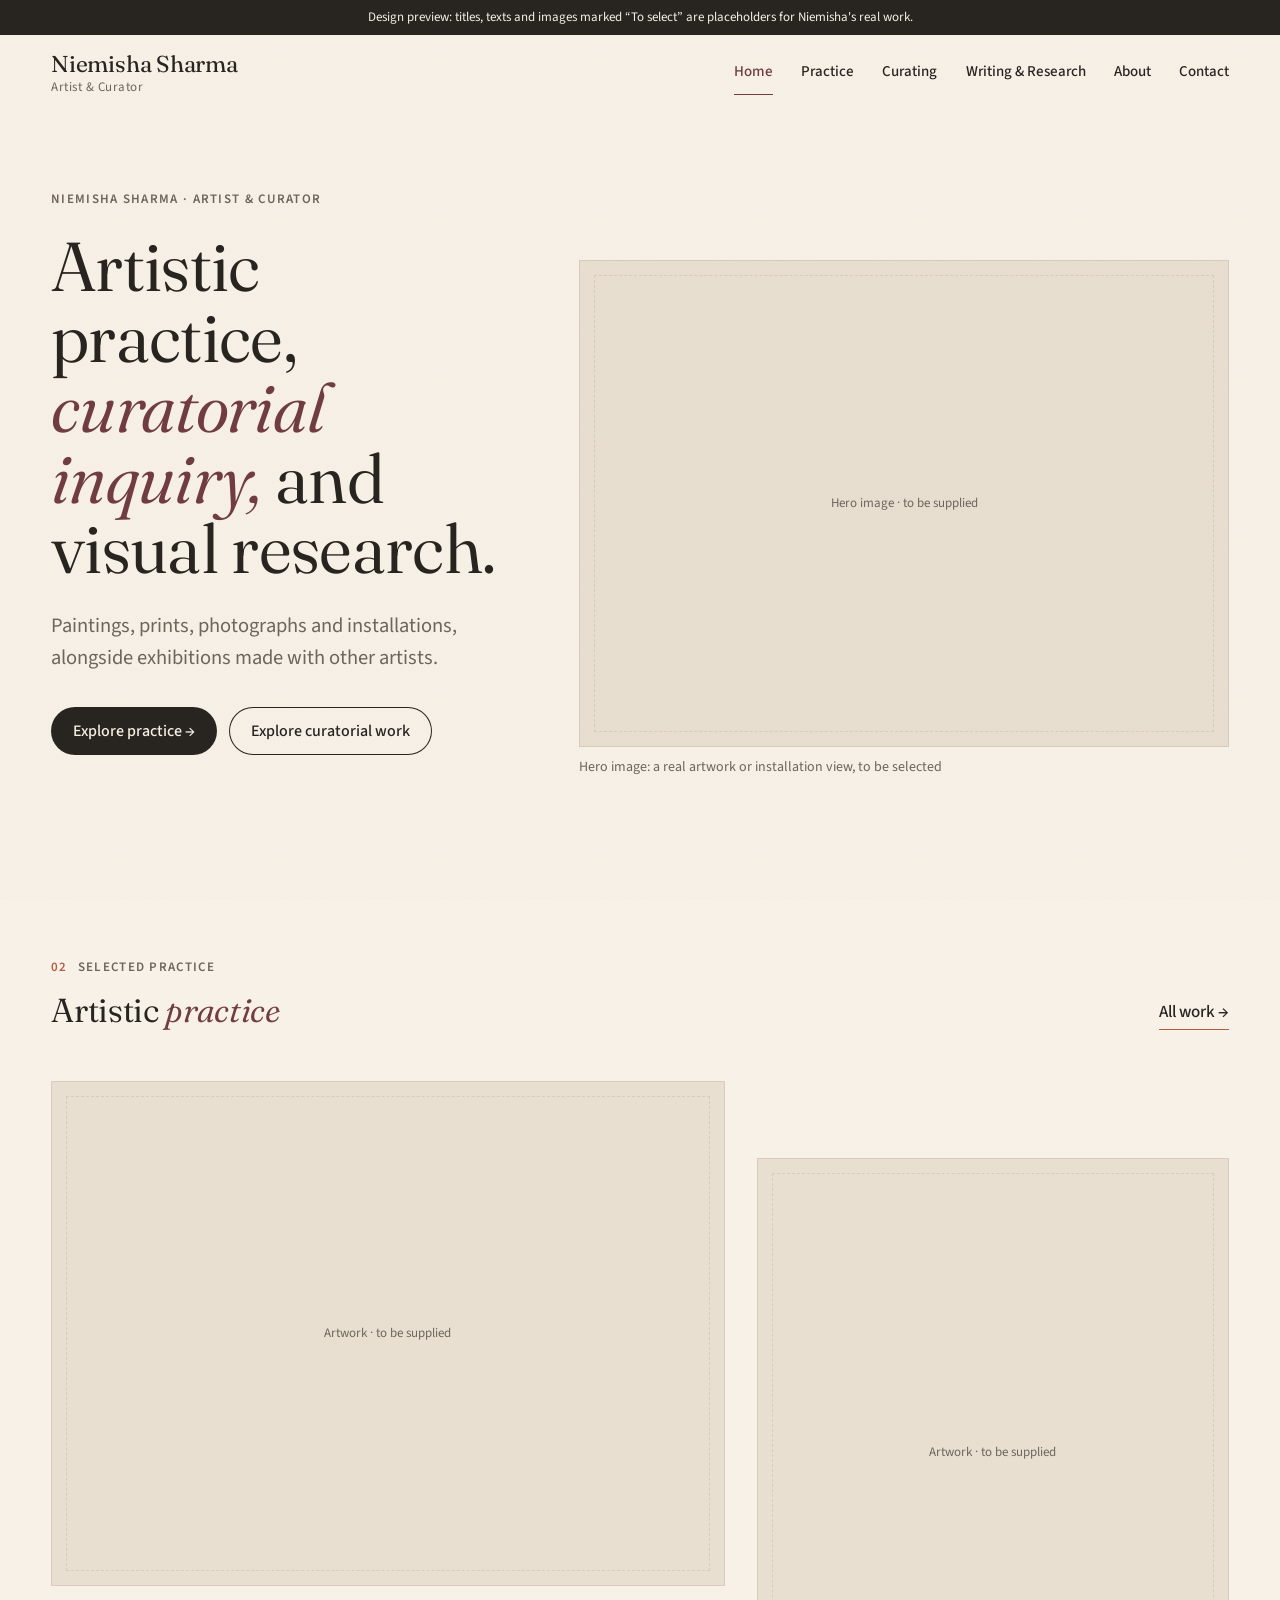
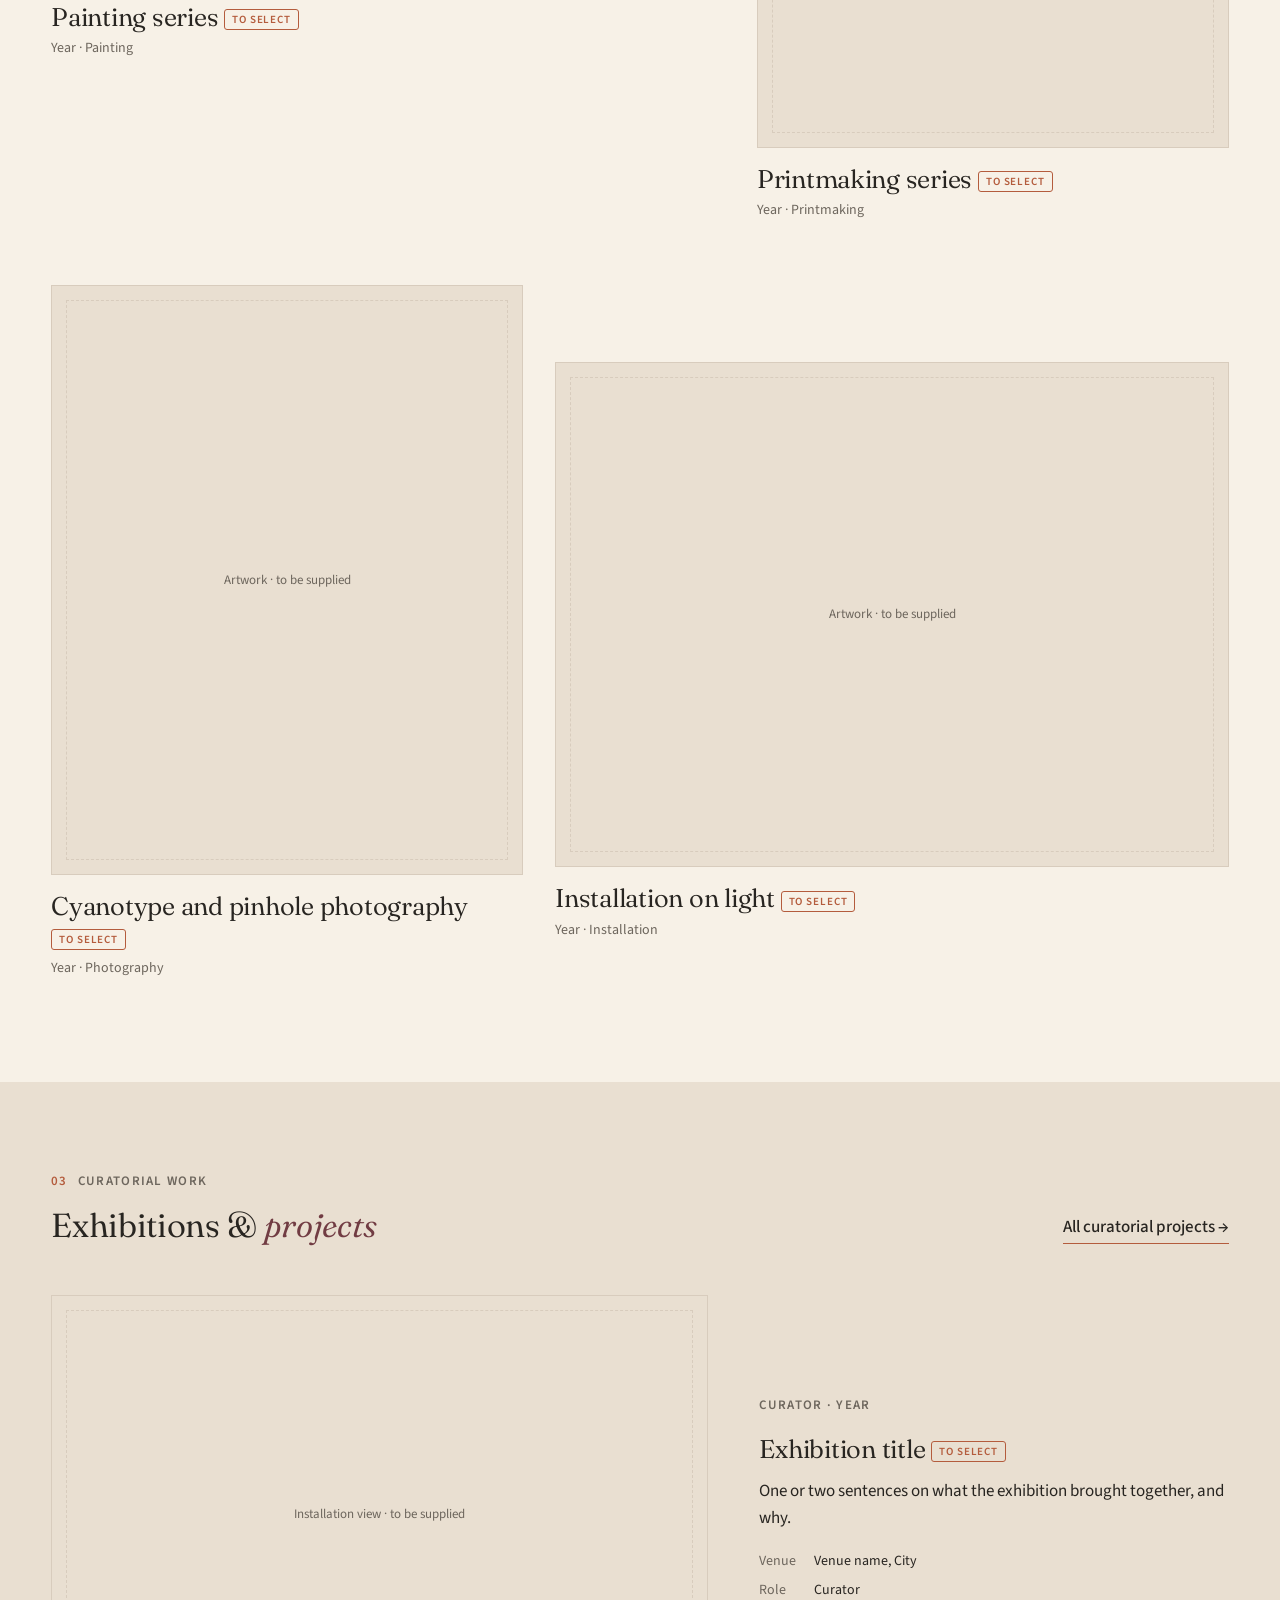
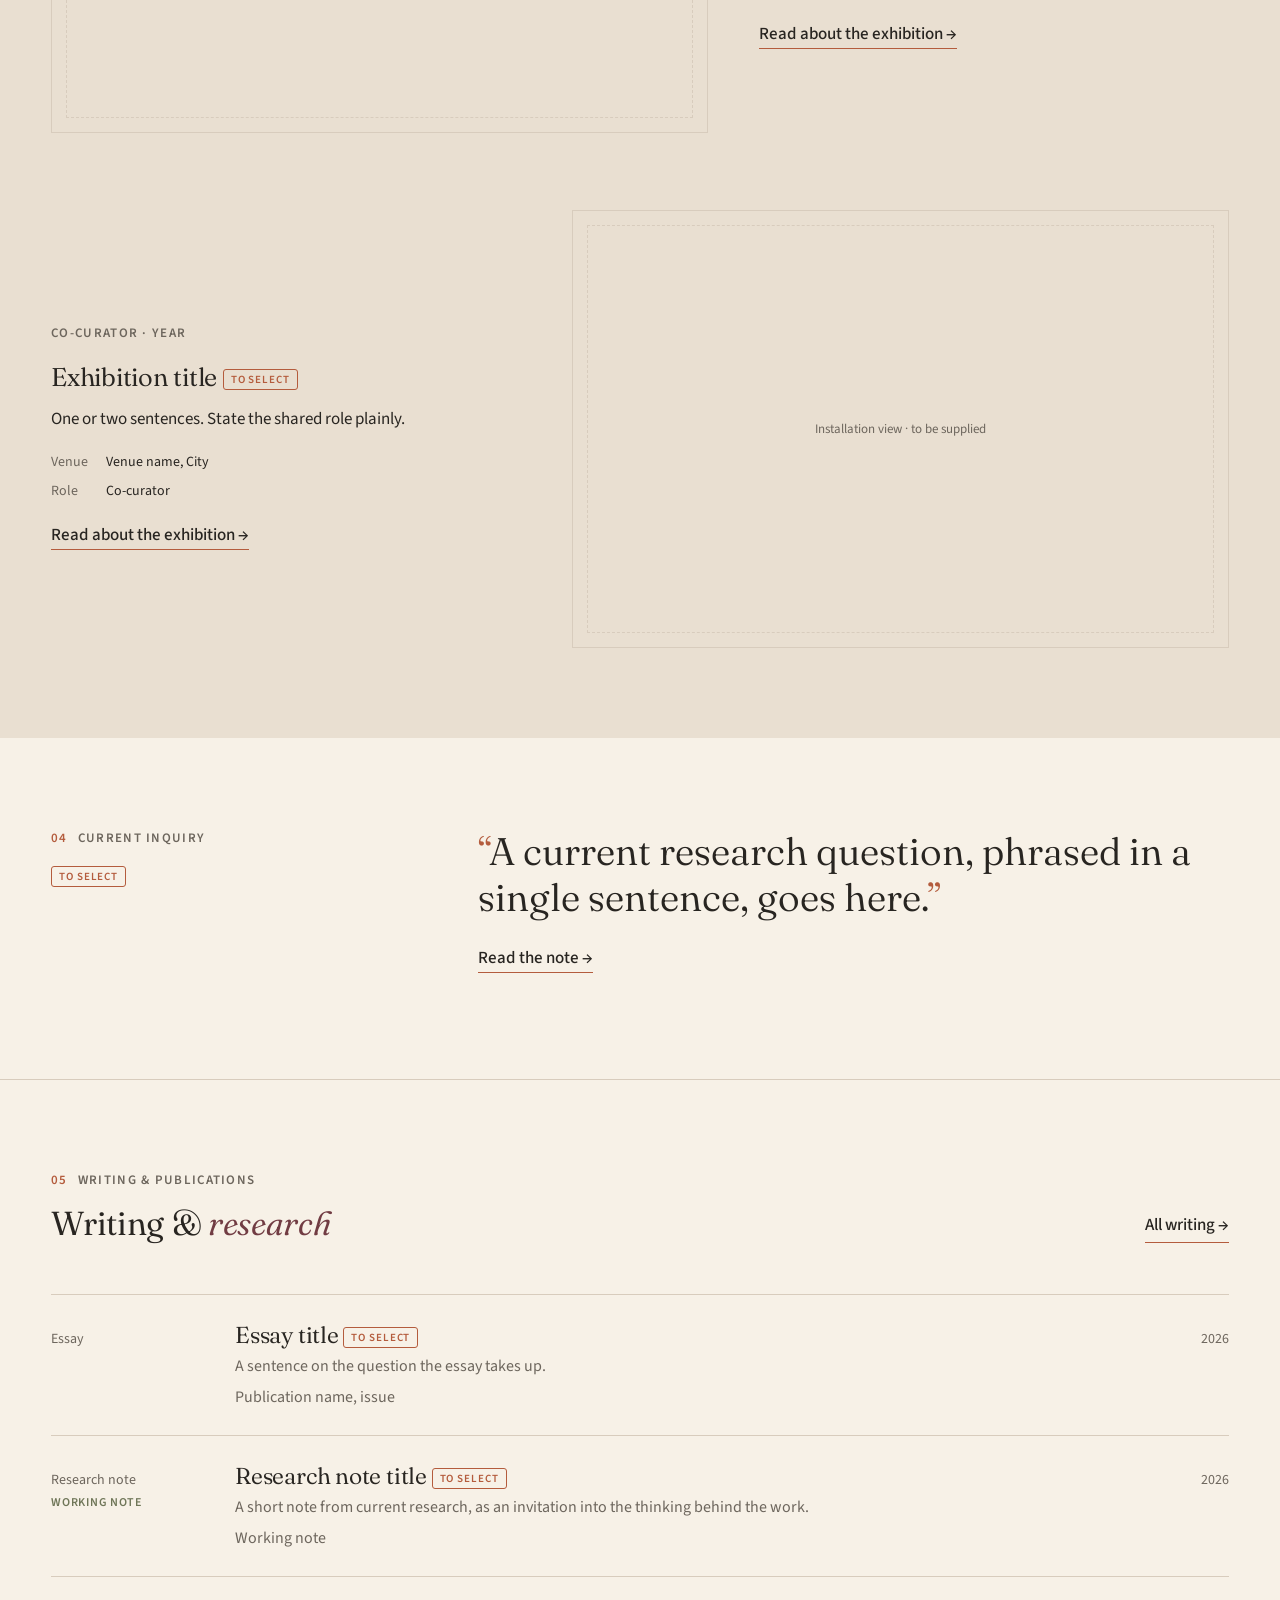
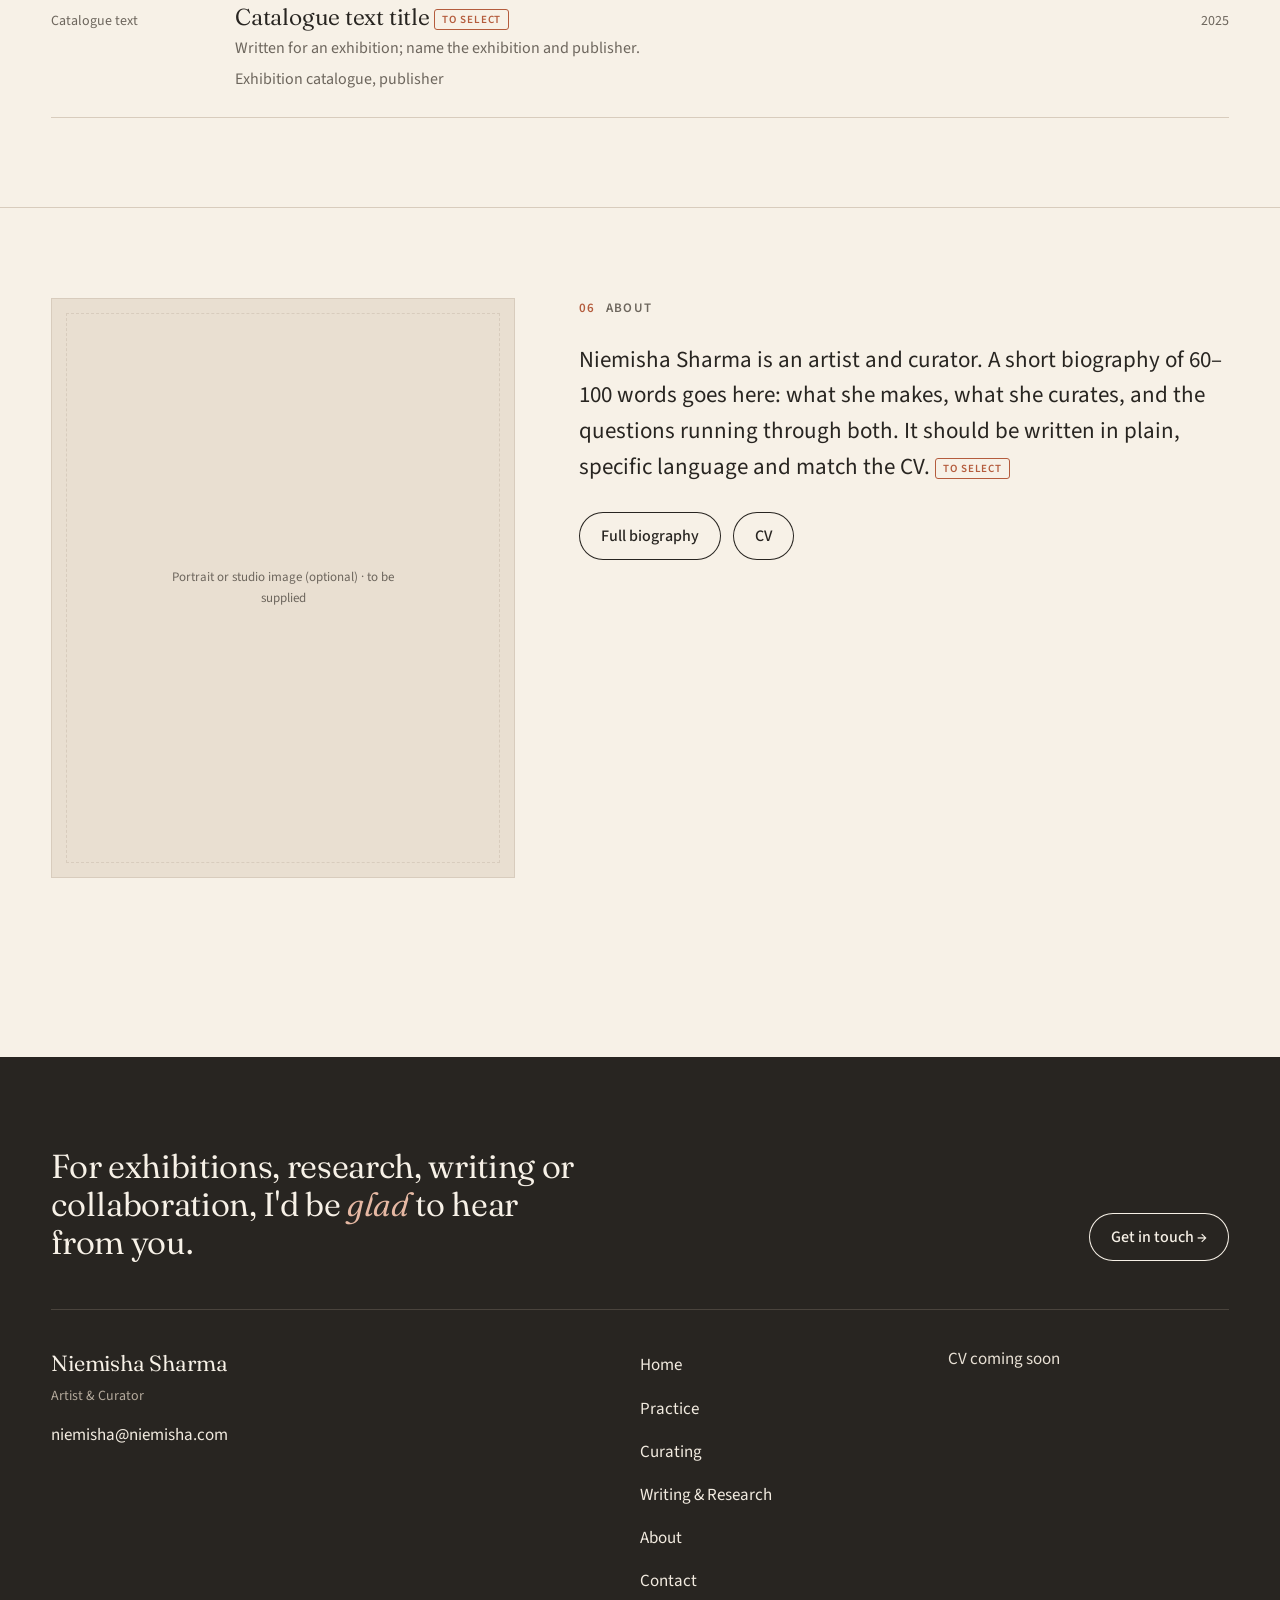
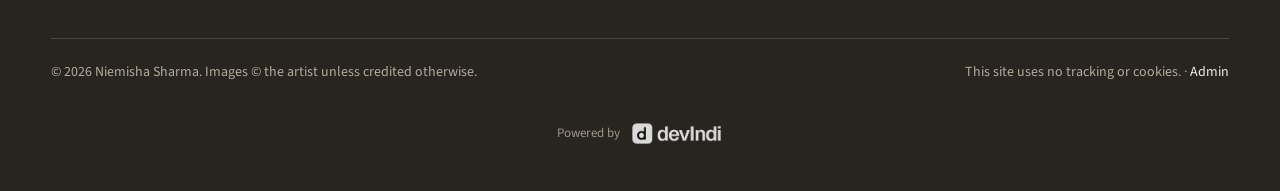
<file: index.html>
<!DOCTYPE html>
<html lang="en">
<head>
<meta charset="UTF-8">
<meta name="viewport" content="width=device-width, initial-scale=1.0">
<title>Niemisha Sharma · Artist &amp; Curator</title>
<meta name="description" content="Niemisha Sharma is an artist and curator: artistic practice, curatorial inquiry, and visual research.">
<meta property="og:title" content="Niemisha Sharma · Artist &amp; Curator">
<meta property="og:description" content="Niemisha Sharma is an artist and curator: artistic practice, curatorial inquiry, and visual research.">
<meta property="og:type" content="website">
<!-- Remove this line at launch, when the site should show up in search. -->
<meta name="robots" content="noindex, nofollow">
<link rel="icon" type="image/svg+xml" href="assets/favicon.svg">
<link rel="preconnect" href="https://fonts.googleapis.com">
<link rel="preconnect" href="https://fonts.gstatic.com" crossorigin>
<link href="https://fonts.googleapis.com/css2?family=Fraunces:ital,opsz,wght@0,9..144,300..500;1,9..144,300..500&family=Source+Sans+3:ital,wght@0,400;0,500;0,600;1,400&display=swap" rel="stylesheet">
<link rel="stylesheet" href="css/style.css">
</head>
<body data-page="home">
<div id="head"></div>
<main id="main">
  <section class="hero">
    <div class="wrap">
      <div>
        <p class="label">Niemisha Sharma · Artist &amp; Curator</p>
        <h1 class="hero-title">Artistic practice, <em>curatorial inquiry,</em> and visual research.</h1>
        <p class="lede">Paintings, prints, photographs and installations, alongside exhibitions made with other artists.</p>
        <div class="actions"><a class="btn" href="practice.html">Explore practice →</a><a class="btn line" href="curating.html">Explore curatorial work</a></div>
        <p class="meta" id="years" style="margin-top:22px"></p>
      </div>
      <div id="heroImg"></div>
    </div>
  </section>

  <section class="section">
    <div class="wrap">
      <div class="head-row"><div><p class="label"><span class="n">02</span>Selected practice</p><h2>Artistic <em>practice</em></h2></div><a class="more" href="practice.html">All work →</a></div>
      <div class="works" id="homeWorks"></div>
    </div>
  </section>

  <section class="section panel">
    <div class="wrap">
      <div class="head-row"><div><p class="label"><span class="n">03</span>Curatorial work</p><h2>Exhibitions &amp; <em>projects</em></h2></div><a class="more" href="curating.html">All curatorial projects →</a></div>
      <div class="features" id="homeCurating"></div>
    </div>
  </section>

  <section class="section">
    <div class="wrap inquiry" id="inquiry"></div>
  </section>

  <section class="section">
    <div class="wrap">
      <div class="head-row"><div><p class="label"><span class="n">05</span>Writing &amp; publications</p><h2>Writing &amp; <em>research</em></h2></div><a class="more" href="writing.html">All writing →</a></div>
      <ul class="index" id="homeWriting"></ul>
    </div>
  </section>

  <section class="section">
    <div class="wrap about-grid">
      <div id="aboutImg"></div>
      <div>
        <p class="label"><span class="n">06</span>About</p>
        <p class="lede" id="aboutShort" style="font-size:clamp(19px,1.8vw,23px)"></p>
        <div class="actions" style="margin-top:28px"><a class="btn line" href="about.html">Full biography</a><a class="btn line" href="about.html#cv">CV</a></div>
      </div>
    </div>
  </section>
</main>
<div id="foot"></div>
<script src="js/data.js"></script>
<script src="js/config.js"></script>
<script src="js/blocks.js"></script>
<script src="js/store.js"></script>
<script src="js/site.js"></script>
</body>
</html>
</file>
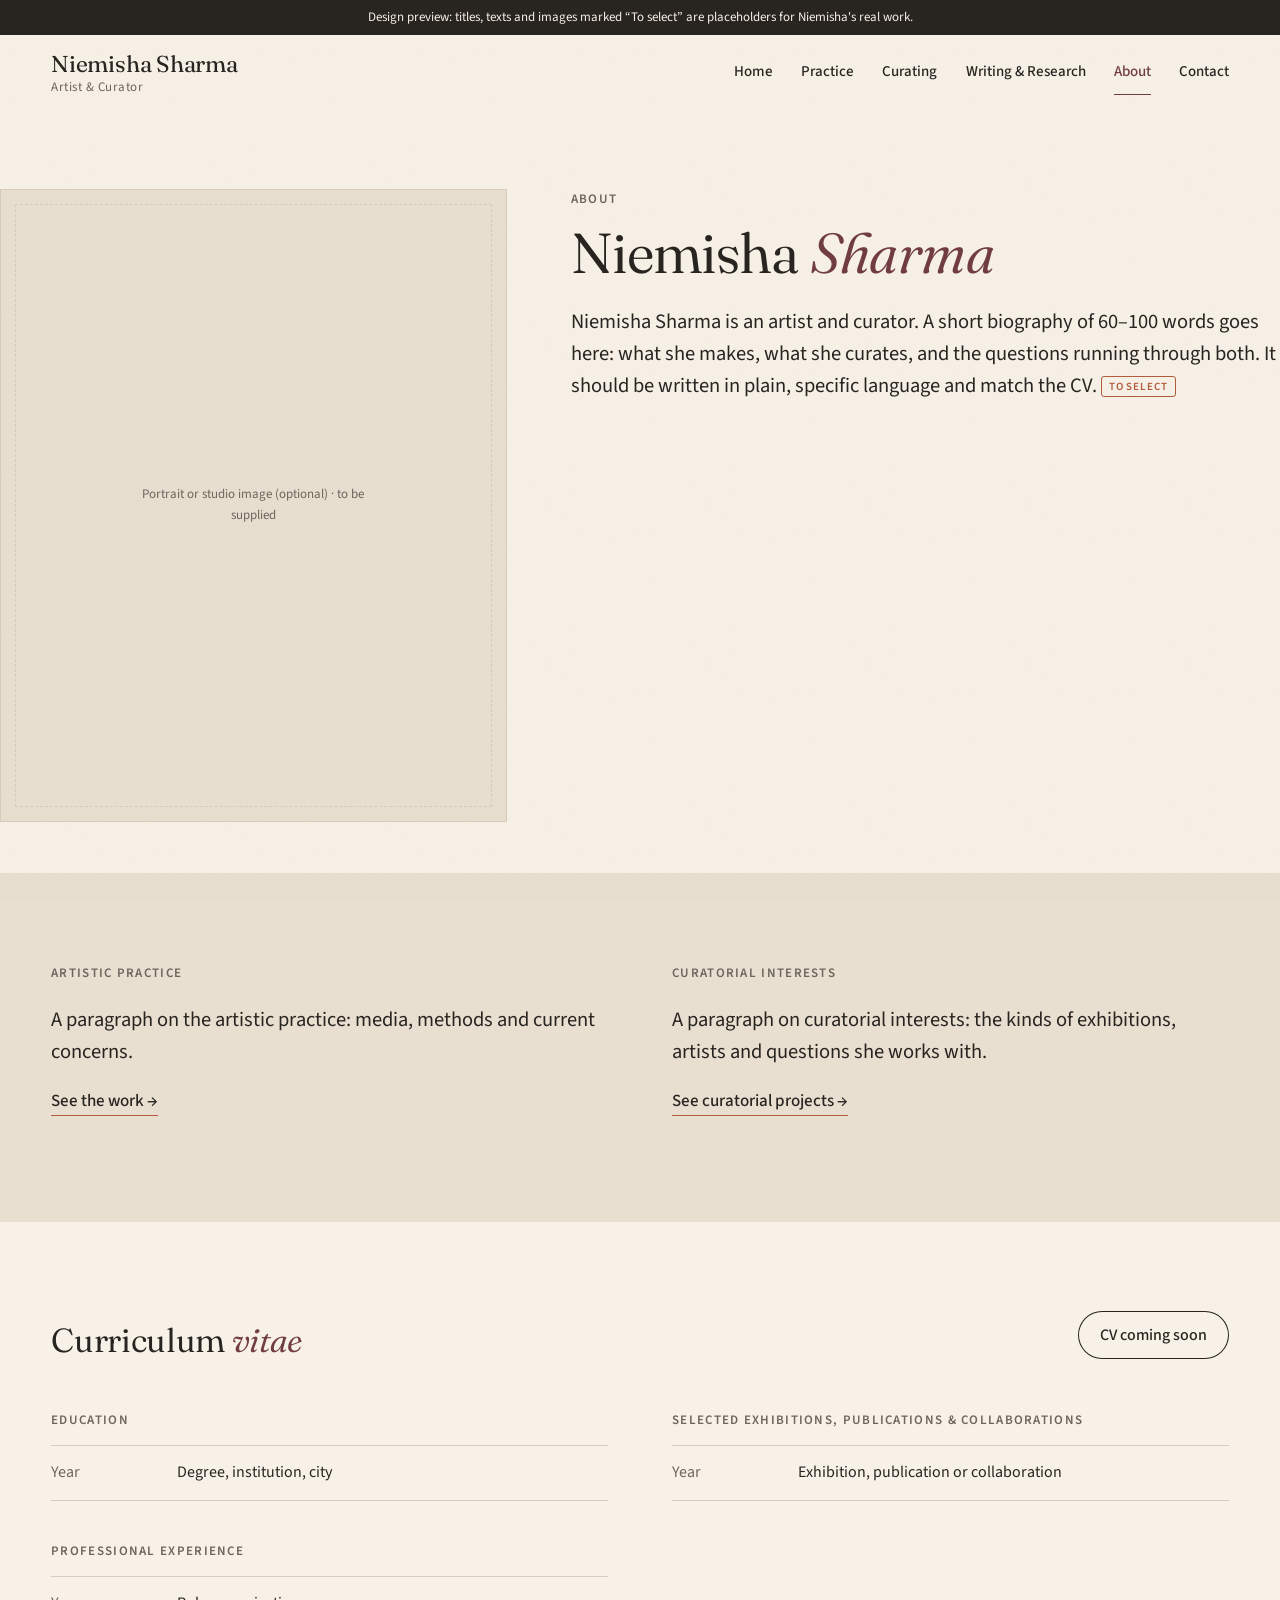
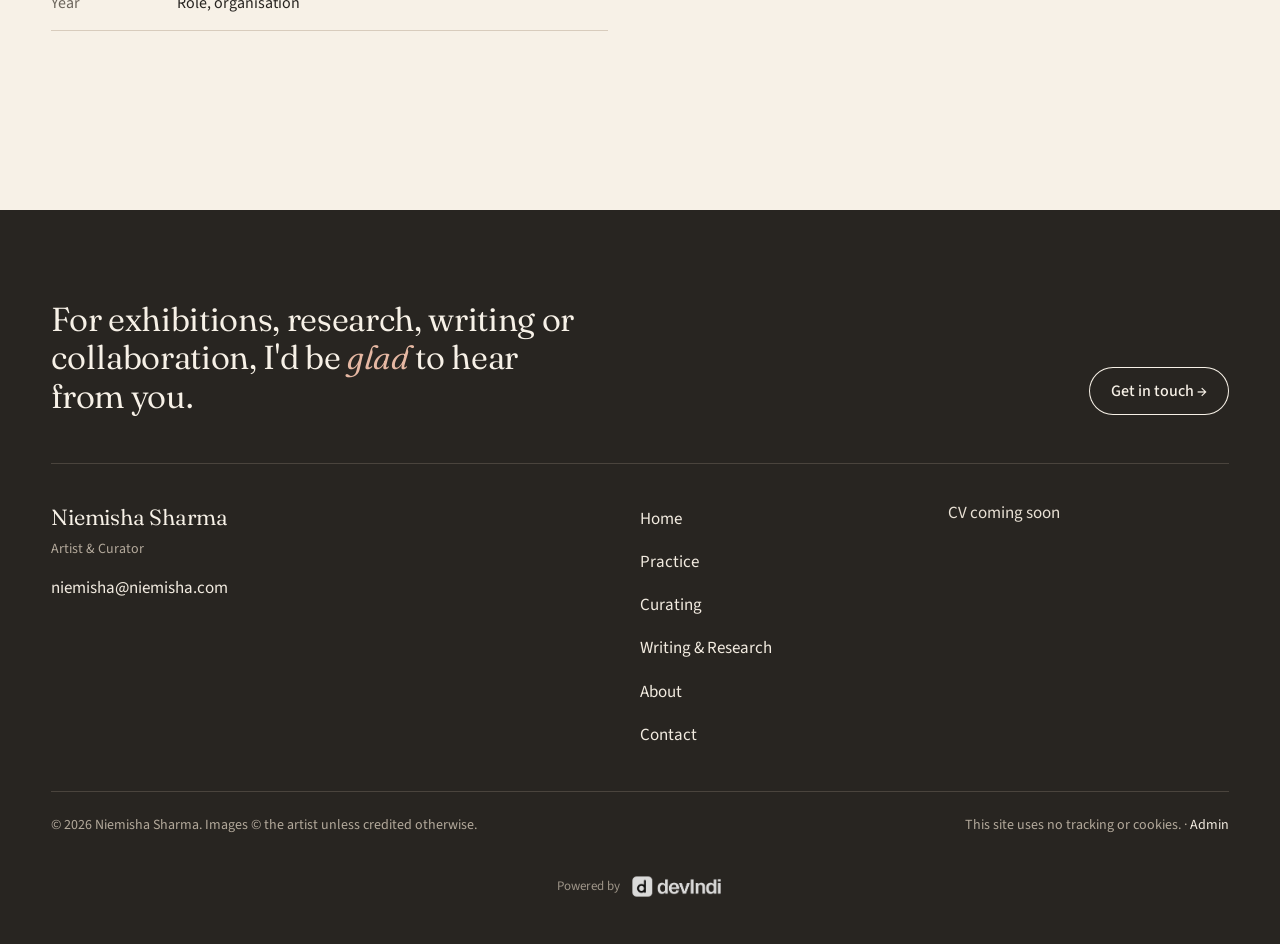
<file: about.html>
<!DOCTYPE html>
<html lang="en">
<head>
<meta charset="UTF-8">
<meta name="viewport" content="width=device-width, initial-scale=1.0">
<title>About · Niemisha Sharma</title>
<meta name="description" content="Niemisha Sharma is an artist and curator: artistic practice, curatorial inquiry, and visual research.">
<meta property="og:title" content="About · Niemisha Sharma">
<meta property="og:description" content="Niemisha Sharma is an artist and curator: artistic practice, curatorial inquiry, and visual research.">
<meta property="og:type" content="website">
<!-- Remove this line at launch, when the site should show up in search. -->
<meta name="robots" content="noindex, nofollow">
<link rel="icon" type="image/svg+xml" href="assets/favicon.svg">
<link rel="preconnect" href="https://fonts.googleapis.com">
<link rel="preconnect" href="https://fonts.gstatic.com" crossorigin>
<link href="https://fonts.googleapis.com/css2?family=Fraunces:ital,opsz,wght@0,9..144,300..500;1,9..144,300..500&family=Source+Sans+3:ital,wght@0,400;0,500;0,600;1,400&display=swap" rel="stylesheet">
<link rel="stylesheet" href="css/style.css">
</head>
<body data-page="about">
<div id="head"></div>
<main id="main">
  <section class="wrap page-head">
    <div class="about-grid">
      <div id="portrait"></div>
      <div>
        <p class="label">About</p>
        <h1>Niemisha <em>Sharma</em></h1>
        <p class="lede" id="bio" style="margin-top:22px"></p>
      </div>
    </div>
  </section>

  <section class="section panel">
    <div class="wrap two">
      <div><p class="label">Artistic practice</p><p class="lede measure" id="practiceText"></p><p><a class="more" href="practice.html">See the work →</a></p></div>
      <div><p class="label">Curatorial interests</p><p class="lede measure" id="curatorialText"></p><p><a class="more" href="curating.html">See curatorial projects →</a></p></div>
    </div>
  </section>

  <section class="section" id="cv">
    <div class="wrap">
      <div class="head-row"><h2>Curriculum <em>vitae</em></h2><span id="cvBtn"></span></div>
      <div class="two">
        <div><p class="label">Education</p><div id="education"></div><p class="label" style="margin-top:40px">Professional experience</p><div id="experience"></div></div>
        <div><p class="label">Selected exhibitions, publications &amp; collaborations</p><div id="selected"></div></div>
      </div>
    </div>
  </section>
</main>
<div id="foot"></div>
<script src="js/data.js"></script>
<script src="js/config.js"></script>
<script src="js/blocks.js"></script>
<script src="js/store.js"></script>
<script src="js/site.js"></script>
</body>
</html>
</file>
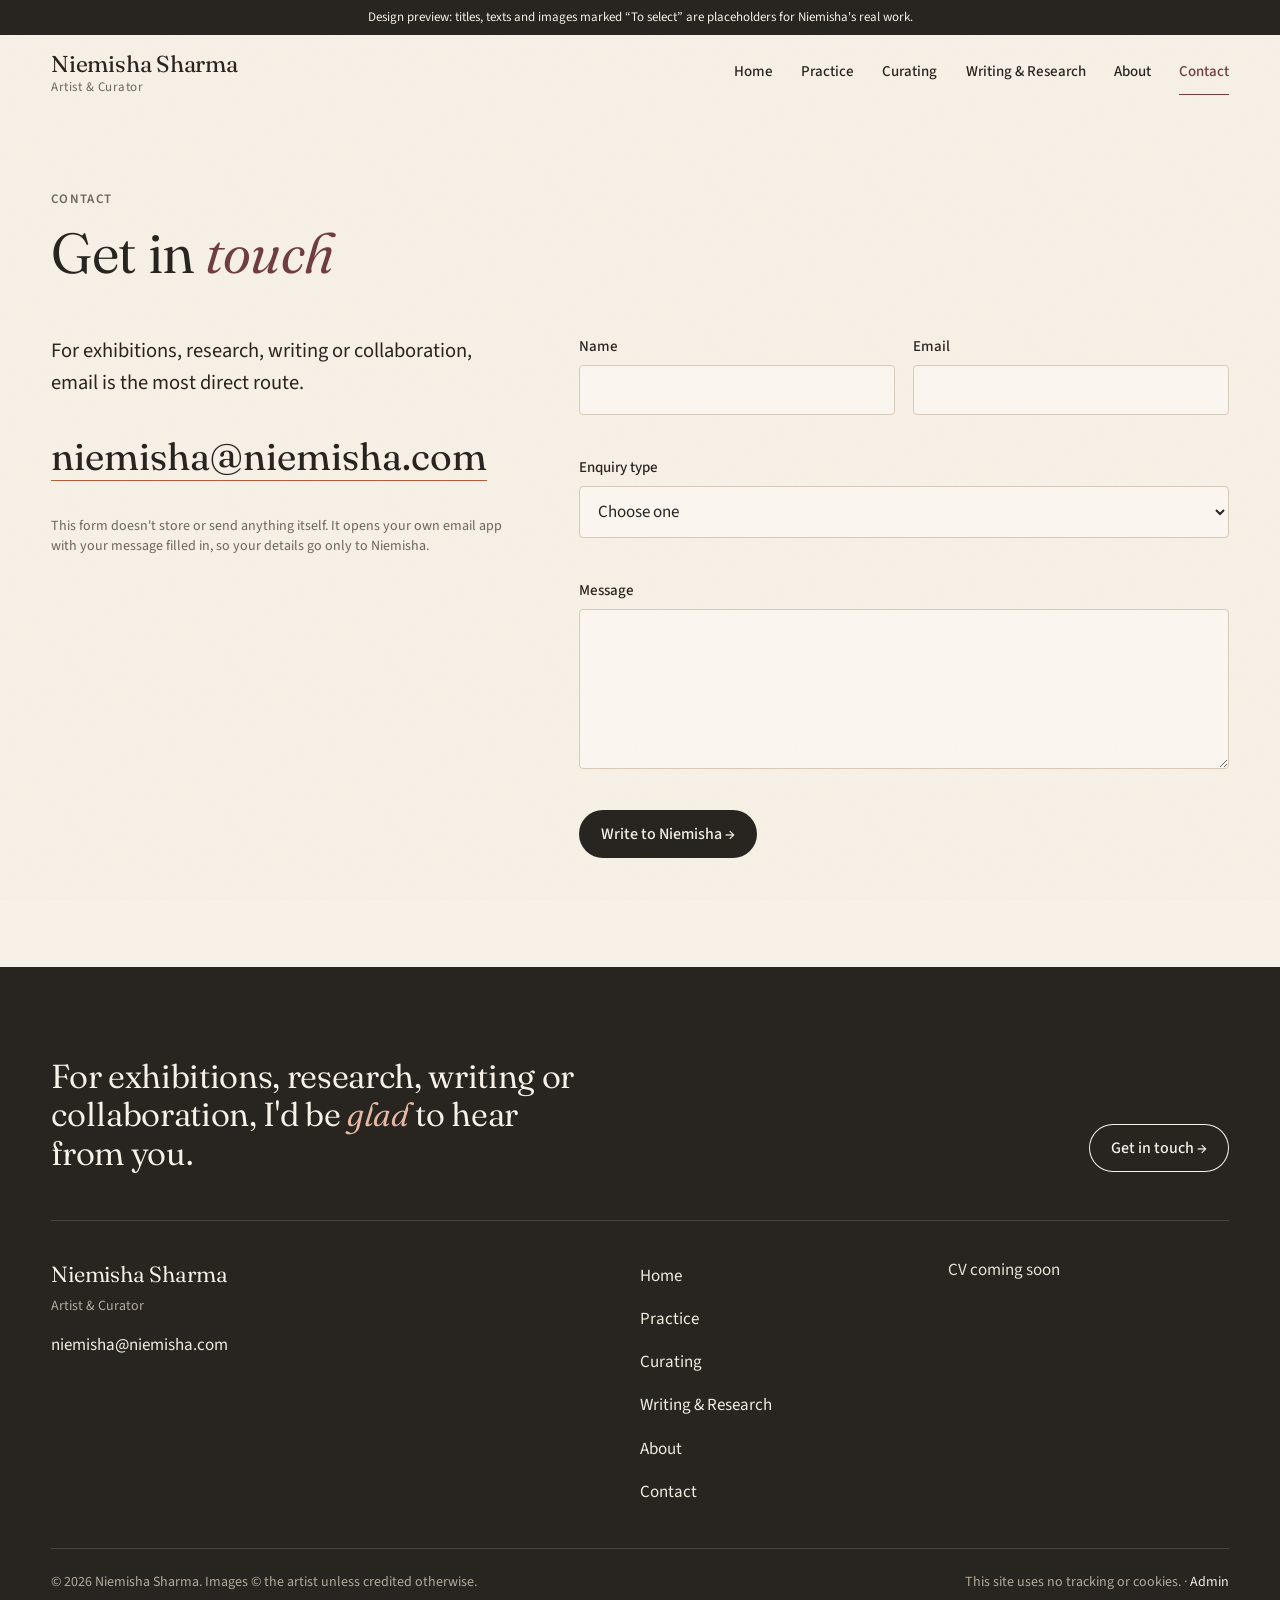
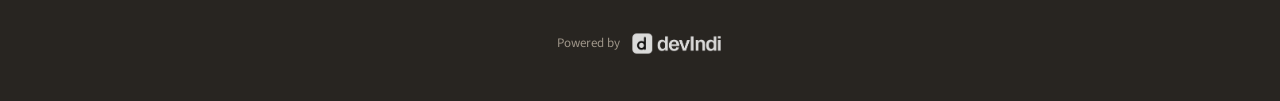
<file: contact.html>
<!DOCTYPE html>
<html lang="en">
<head>
<meta charset="UTF-8">
<meta name="viewport" content="width=device-width, initial-scale=1.0">
<title>Contact · Niemisha Sharma</title>
<meta name="description" content="Niemisha Sharma is an artist and curator: artistic practice, curatorial inquiry, and visual research.">
<meta property="og:title" content="Contact · Niemisha Sharma">
<meta property="og:description" content="Niemisha Sharma is an artist and curator: artistic practice, curatorial inquiry, and visual research.">
<meta property="og:type" content="website">
<!-- Remove this line at launch, when the site should show up in search. -->
<meta name="robots" content="noindex, nofollow">
<link rel="icon" type="image/svg+xml" href="assets/favicon.svg">
<link rel="preconnect" href="https://fonts.googleapis.com">
<link rel="preconnect" href="https://fonts.gstatic.com" crossorigin>
<link href="https://fonts.googleapis.com/css2?family=Fraunces:ital,opsz,wght@0,9..144,300..500;1,9..144,300..500&family=Source+Sans+3:ital,wght@0,400;0,500;0,600;1,400&display=swap" rel="stylesheet">
<link rel="stylesheet" href="css/style.css">
</head>
<body data-page="contact">
<div id="head"></div>
<main id="main" class="wrap">
  <section class="page-head">
    <p class="label">Contact</p>
    <h1>Get in <em>touch</em></h1>
  </section>
  <div class="contact-grid" style="padding-bottom:20px">
    <div>
      <p class="lede" style="margin-top:0">For exhibitions, research, writing or collaboration, email is the most direct route.</p>
      <p style="margin:28px 0"><a class="email" id="mail" href="#"></a></p>
      <p class="meta measure">This form doesn't store or send anything itself. It opens your own email app with your message filled in, so your details go only to Niemisha.</p>
    </div>
    <form class="form" id="contactForm" novalidate>
      <div class="row">
        <label>Name<input name="name" autocomplete="name" required aria-describedby="err-name"><span class="err" id="err-name" aria-live="polite"></span></label>
        <label>Email<input name="email" type="email" autocomplete="email" required aria-describedby="err-email"><span class="err" id="err-email" aria-live="polite"></span></label>
      </div>
      <label>Enquiry type
        <select name="type" required aria-describedby="err-type">
          <option value="">Choose one</option>
          <option>Exhibition</option><option>Research</option><option>Writing</option><option>Collaboration</option><option>Other</option>
        </select><span class="err" id="err-type" aria-live="polite"></span></label>
      <label>Message<textarea name="message" required aria-describedby="err-message"></textarea><span class="err" id="err-message" aria-live="polite"></span></label>
      <label class="hp" aria-hidden="true">Leave this empty<input name="website" tabindex="-1" autocomplete="off"></label>
      <div><button class="btn" type="submit">Write to Niemisha →</button></div>
      <p class="status" id="status" role="status"></p>
    </form>
  </div>
</main>
<div id="foot"></div>
<script src="js/data.js"></script>
<script src="js/config.js"></script>
<script src="js/blocks.js"></script>
<script src="js/store.js"></script>
<script src="js/site.js"></script>
</body>
</html>
</file>
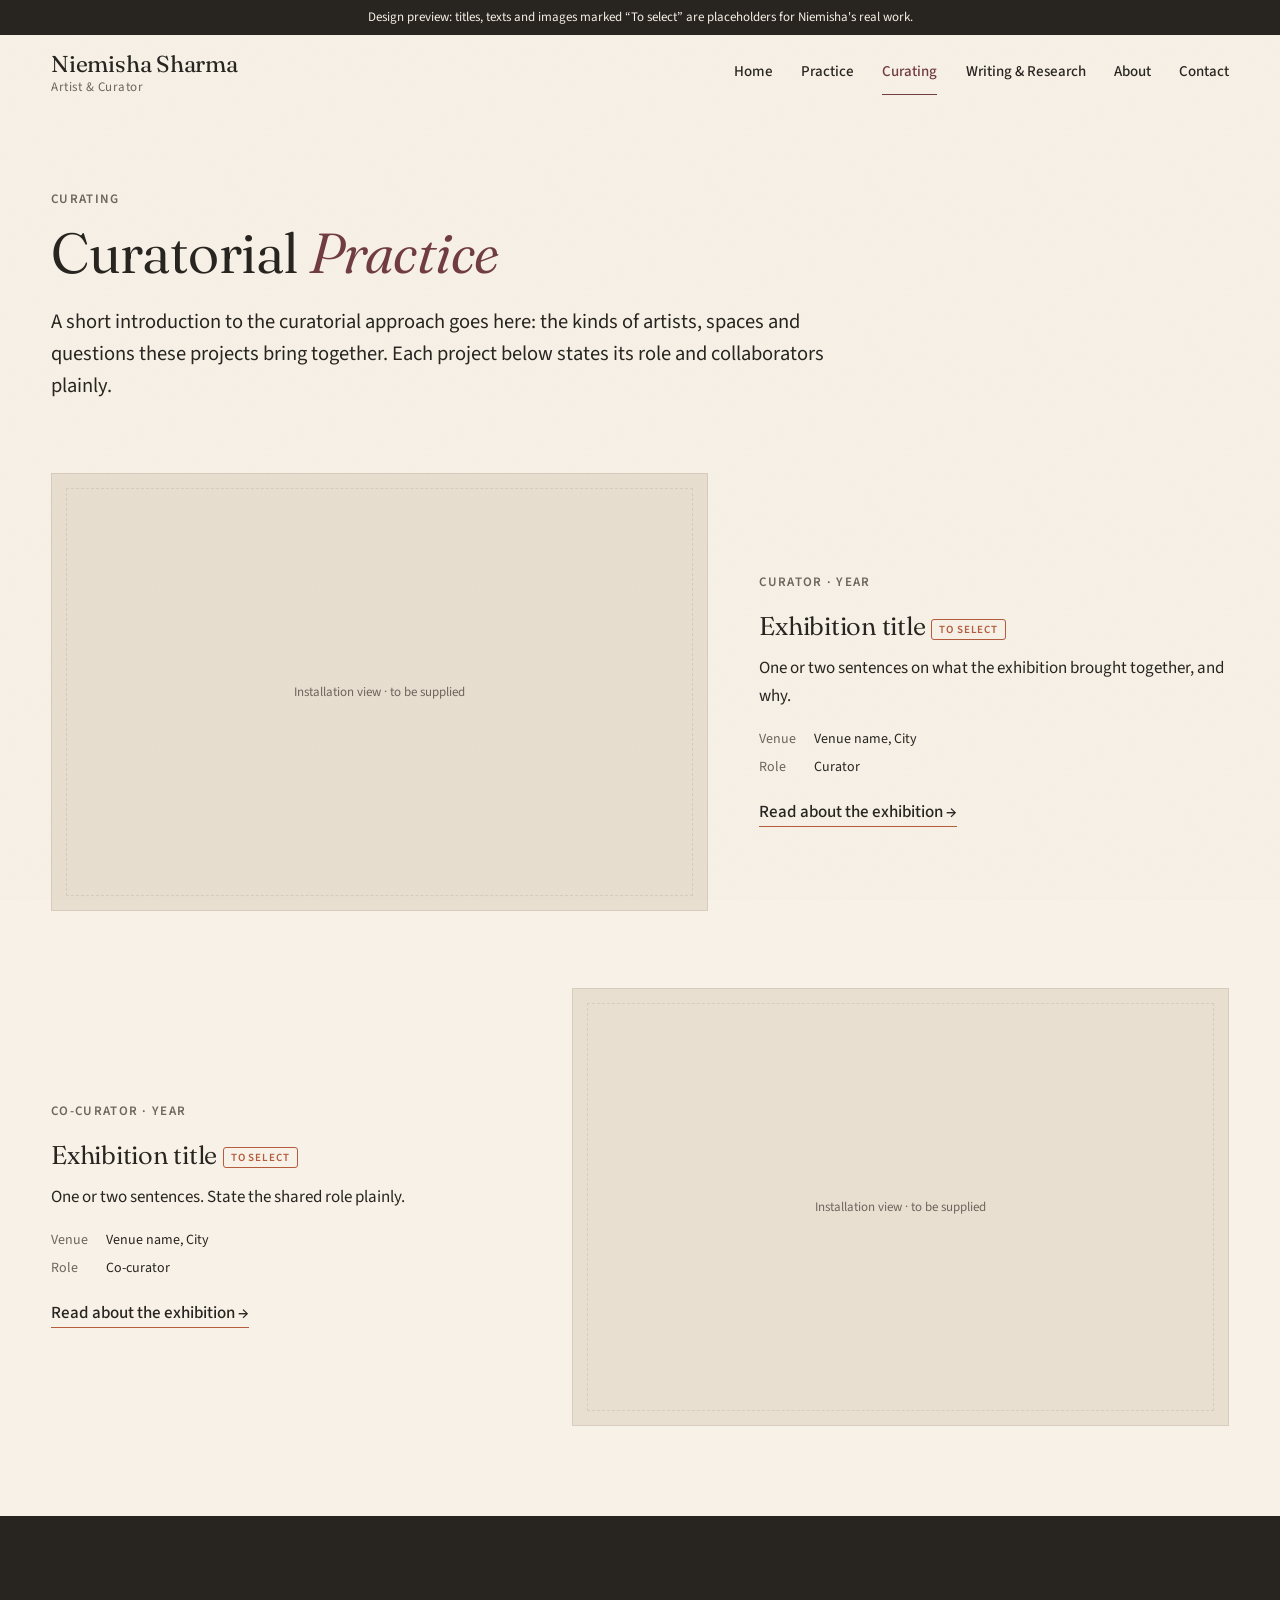
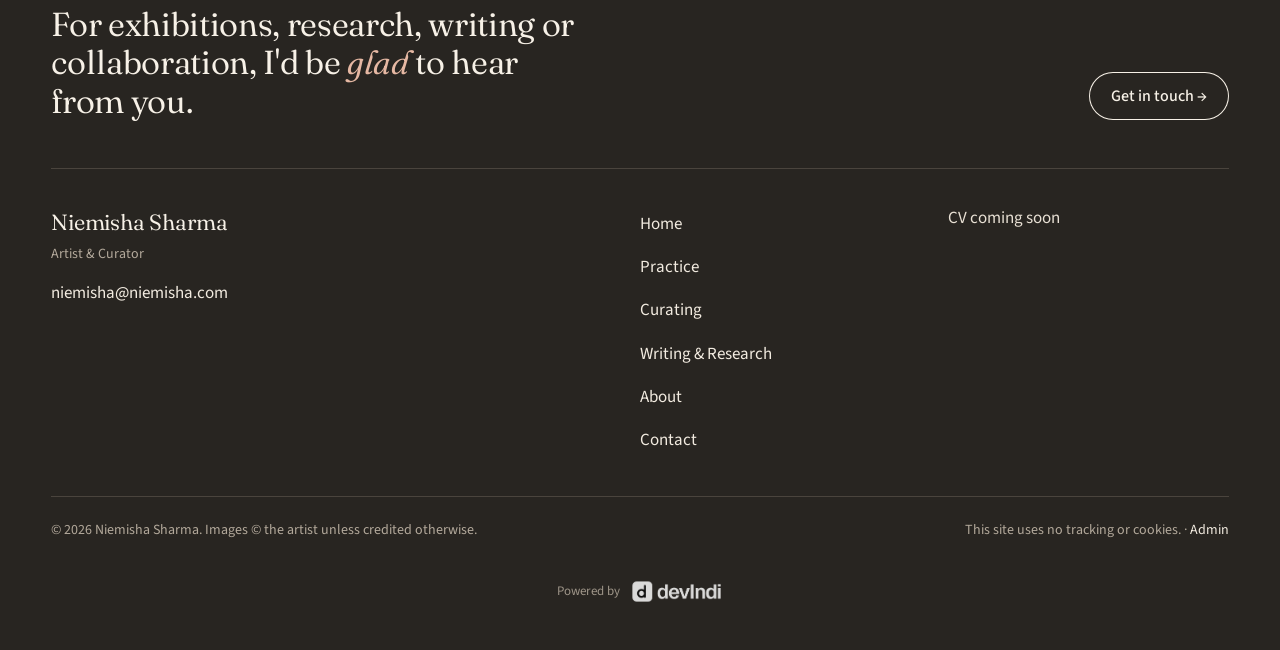
<file: curating.html>
<!DOCTYPE html>
<html lang="en">
<head>
<meta charset="UTF-8">
<meta name="viewport" content="width=device-width, initial-scale=1.0">
<title>Curatorial Practice · Niemisha Sharma</title>
<meta name="description" content="Niemisha Sharma is an artist and curator: artistic practice, curatorial inquiry, and visual research.">
<meta property="og:title" content="Curatorial Practice · Niemisha Sharma">
<meta property="og:description" content="Niemisha Sharma is an artist and curator: artistic practice, curatorial inquiry, and visual research.">
<meta property="og:type" content="website">
<!-- Remove this line at launch, when the site should show up in search. -->
<meta name="robots" content="noindex, nofollow">
<link rel="icon" type="image/svg+xml" href="assets/favicon.svg">
<link rel="preconnect" href="https://fonts.googleapis.com">
<link rel="preconnect" href="https://fonts.gstatic.com" crossorigin>
<link href="https://fonts.googleapis.com/css2?family=Fraunces:ital,opsz,wght@0,9..144,300..500;1,9..144,300..500&family=Source+Sans+3:ital,wght@0,400;0,500;0,600;1,400&display=swap" rel="stylesheet">
<link rel="stylesheet" href="css/style.css">
</head>
<body data-page="curating">
<div id="head"></div>
<main id="main" class="wrap">
  <section class="page-head">
    <p class="label">Curating</p>
    <h1>Curatorial <em>Practice</em></h1>
    <p class="lede" id="intro">A short introduction to the curatorial approach goes here: the kinds of artists, spaces and questions these projects bring together. Each project below states its role and collaborators plainly. <span class="ph-tag">To write</span></p>
  </section>
  <div class="features" id="features"></div>
</main>
<div id="foot"></div>
<script src="js/data.js"></script>
<script src="js/config.js"></script>
<script src="js/blocks.js"></script>
<script src="js/store.js"></script>
<script src="js/site.js"></script>
</body>
</html>
</file>
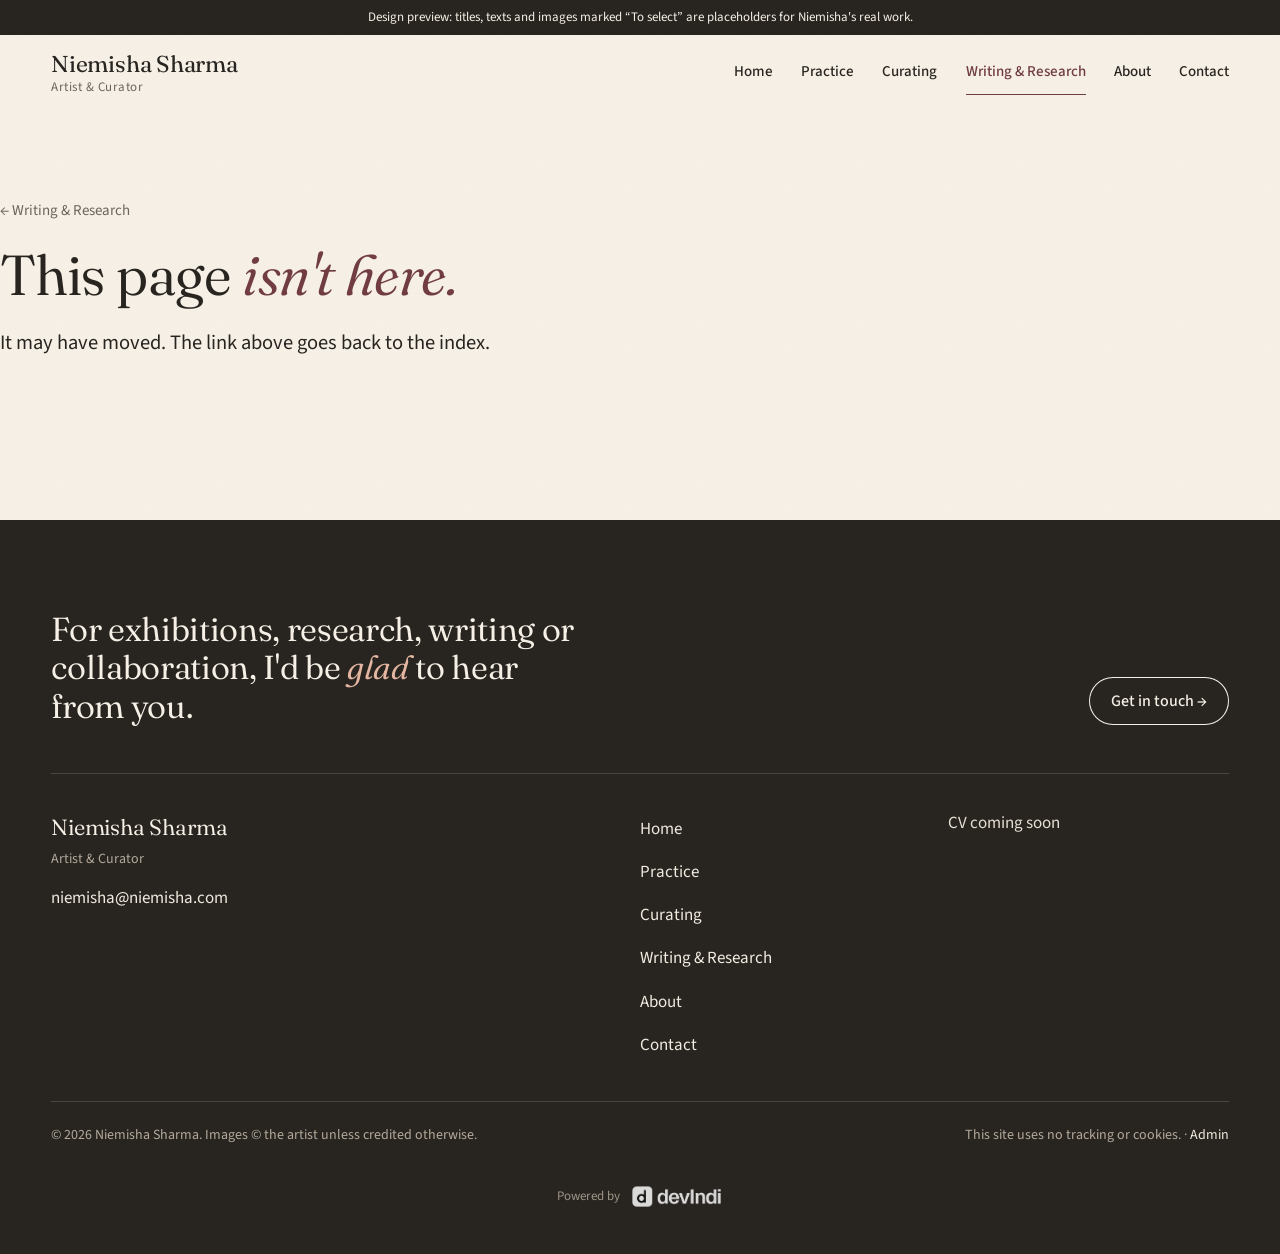
<file: entry.html>
<!DOCTYPE html>
<html lang="en">
<head>
<meta charset="UTF-8">
<meta name="viewport" content="width=device-width, initial-scale=1.0">
<title>Writing &amp; Research · Niemisha Sharma</title>
<meta name="description" content="Niemisha Sharma is an artist and curator: artistic practice, curatorial inquiry, and visual research.">
<meta property="og:title" content="Writing &amp; Research · Niemisha Sharma">
<meta property="og:description" content="Niemisha Sharma is an artist and curator: artistic practice, curatorial inquiry, and visual research.">
<meta property="og:type" content="website">
<!-- Remove this line at launch, when the site should show up in search. -->
<meta name="robots" content="noindex, nofollow">
<link rel="icon" type="image/svg+xml" href="assets/favicon.svg">
<link rel="preconnect" href="https://fonts.googleapis.com">
<link rel="preconnect" href="https://fonts.gstatic.com" crossorigin>
<link href="https://fonts.googleapis.com/css2?family=Fraunces:ital,opsz,wght@0,9..144,300..500;1,9..144,300..500&family=Source+Sans+3:ital,wght@0,400;0,500;0,600;1,400&display=swap" rel="stylesheet">
<link rel="stylesheet" href="css/style.css">
</head>
<body data-page="entry">
<div id="head"></div>
<main id="main"></main>
<div id="foot"></div>
<script src="js/data.js"></script>
<script src="js/config.js"></script>
<script src="js/blocks.js"></script>
<script src="js/store.js"></script>
<script src="js/site.js"></script>
</body>
</html>
</file>
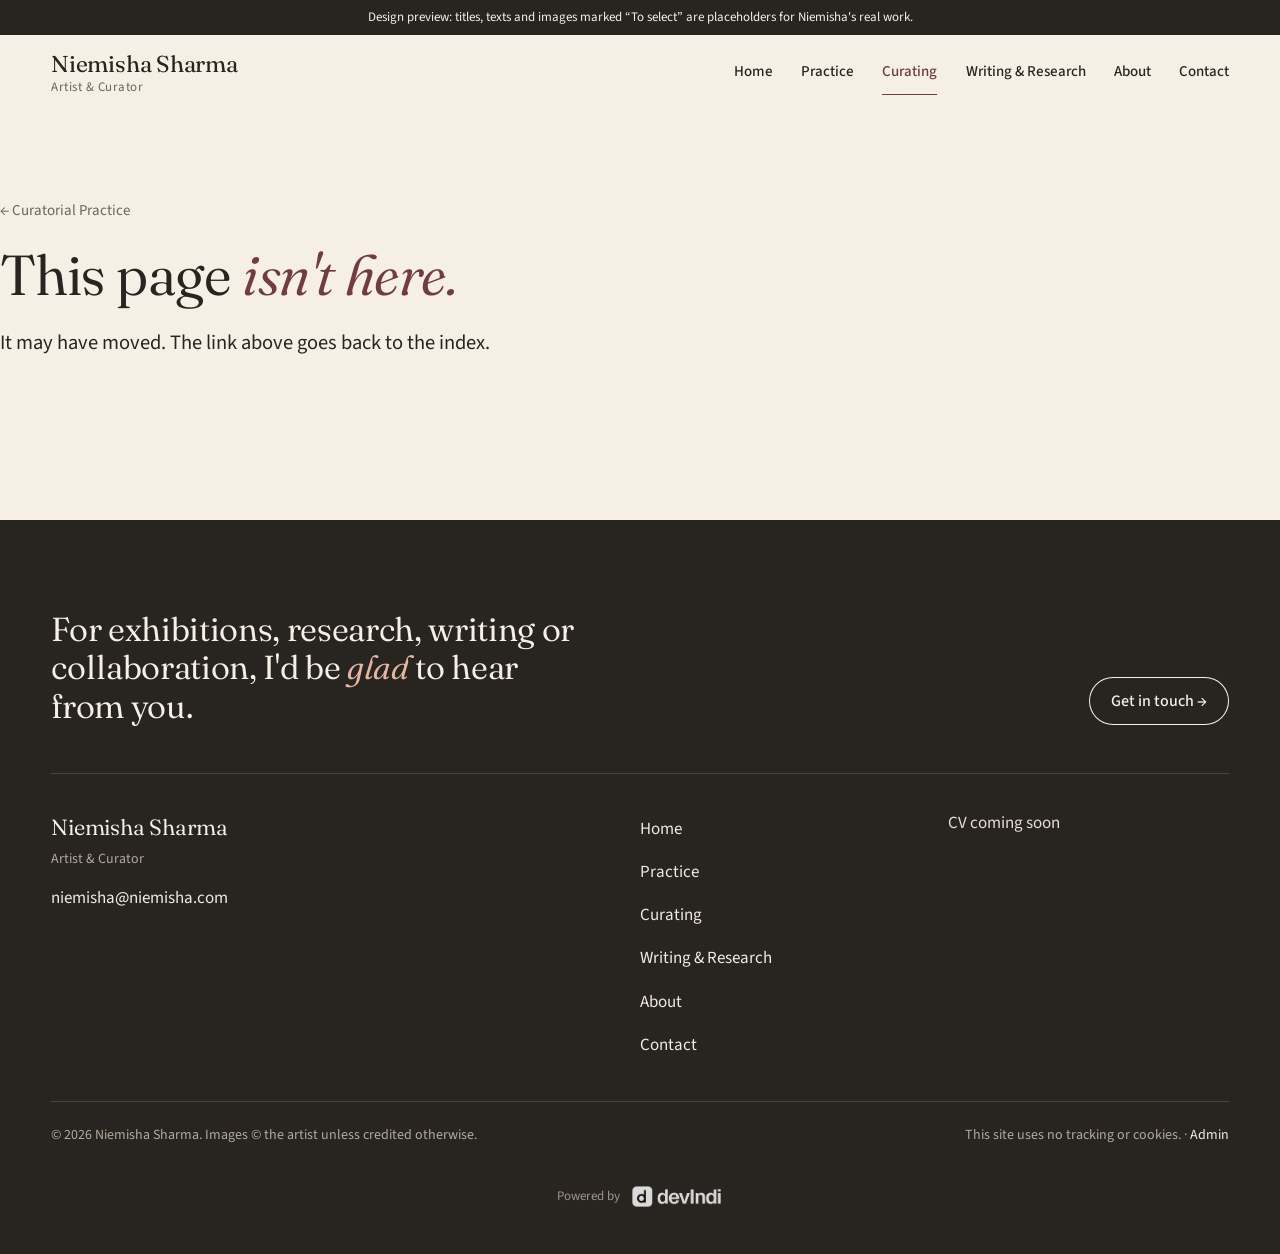
<file: exhibition.html>
<!DOCTYPE html>
<html lang="en">
<head>
<meta charset="UTF-8">
<meta name="viewport" content="width=device-width, initial-scale=1.0">
<title>Curatorial Practice · Niemisha Sharma</title>
<meta name="description" content="Niemisha Sharma is an artist and curator: artistic practice, curatorial inquiry, and visual research.">
<meta property="og:title" content="Curatorial Practice · Niemisha Sharma">
<meta property="og:description" content="Niemisha Sharma is an artist and curator: artistic practice, curatorial inquiry, and visual research.">
<meta property="og:type" content="website">
<!-- Remove this line at launch, when the site should show up in search. -->
<meta name="robots" content="noindex, nofollow">
<link rel="icon" type="image/svg+xml" href="assets/favicon.svg">
<link rel="preconnect" href="https://fonts.googleapis.com">
<link rel="preconnect" href="https://fonts.gstatic.com" crossorigin>
<link href="https://fonts.googleapis.com/css2?family=Fraunces:ital,opsz,wght@0,9..144,300..500;1,9..144,300..500&family=Source+Sans+3:ital,wght@0,400;0,500;0,600;1,400&display=swap" rel="stylesheet">
<link rel="stylesheet" href="css/style.css">
</head>
<body data-page="exhibition">
<div id="head"></div>
<main id="main"></main>
<div id="foot"></div>
<script src="js/data.js"></script>
<script src="js/config.js"></script>
<script src="js/blocks.js"></script>
<script src="js/store.js"></script>
<script src="js/site.js"></script>
</body>
</html>
</file>
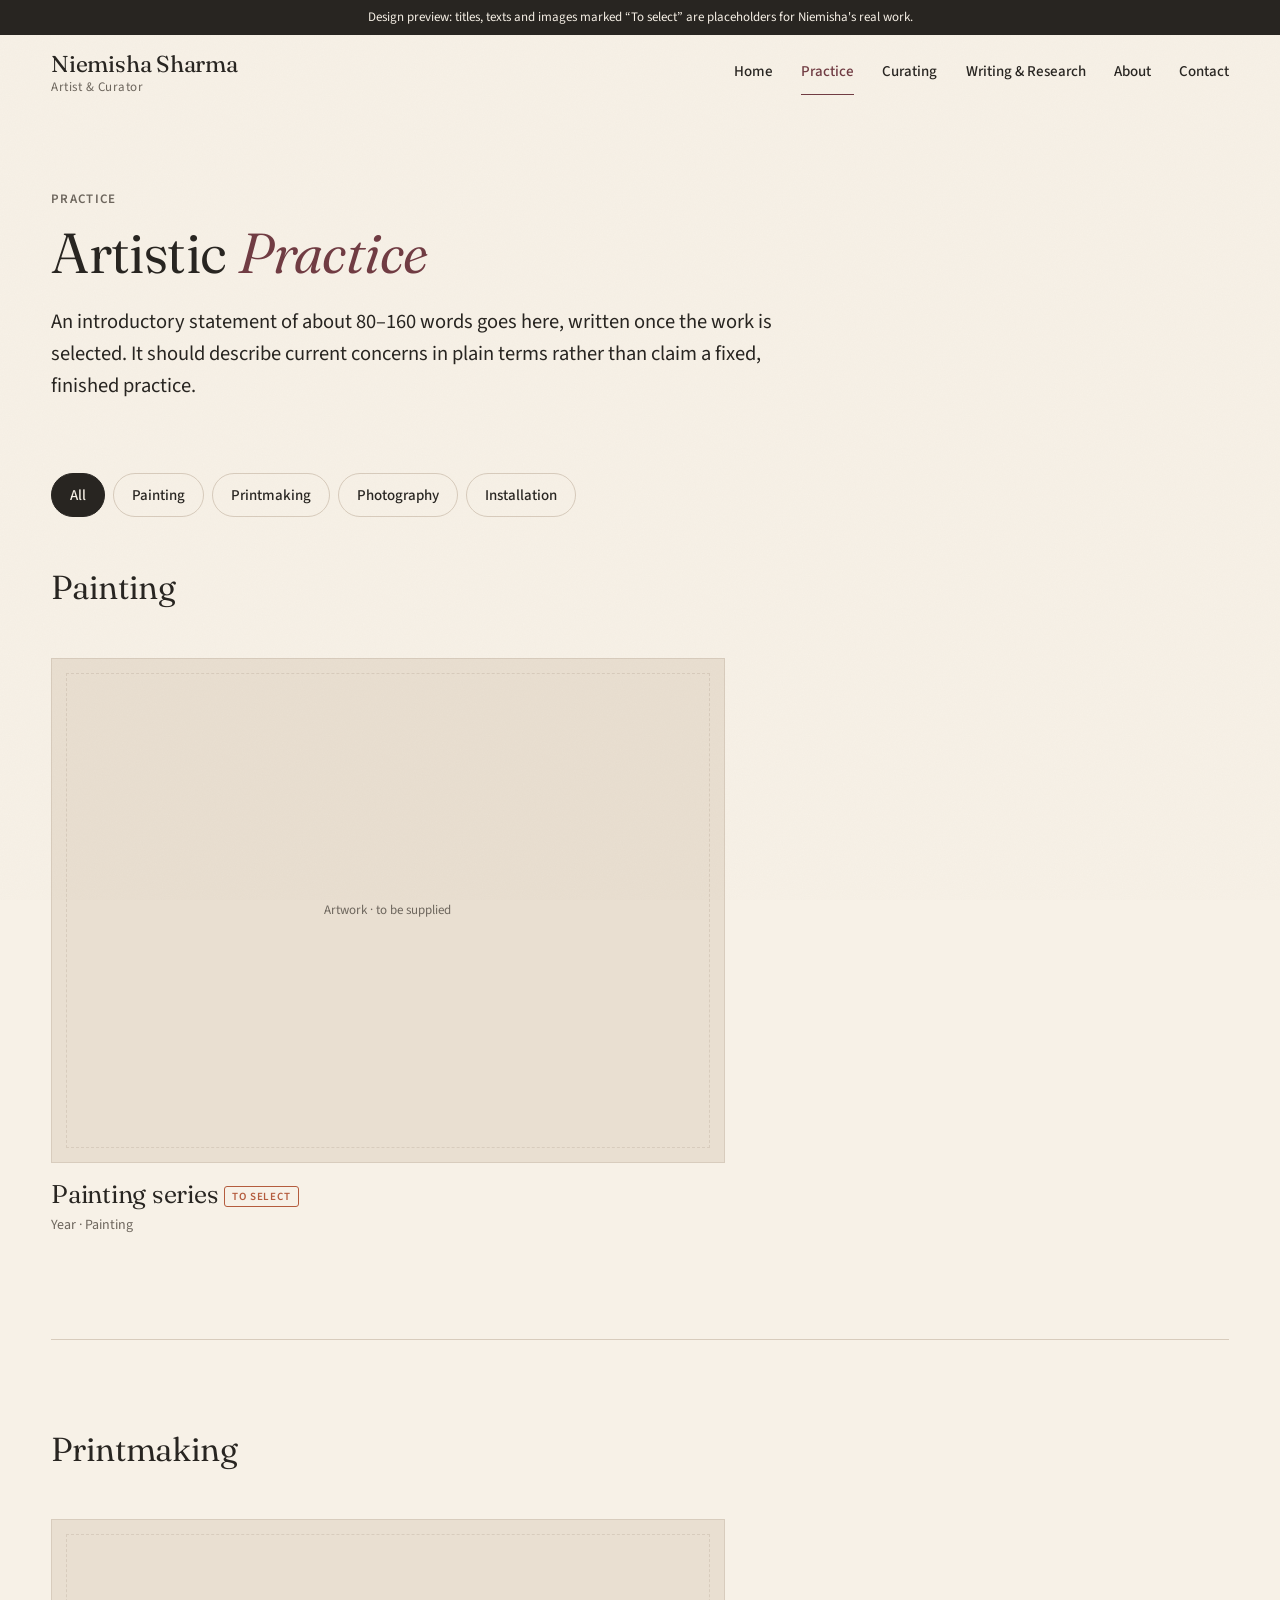
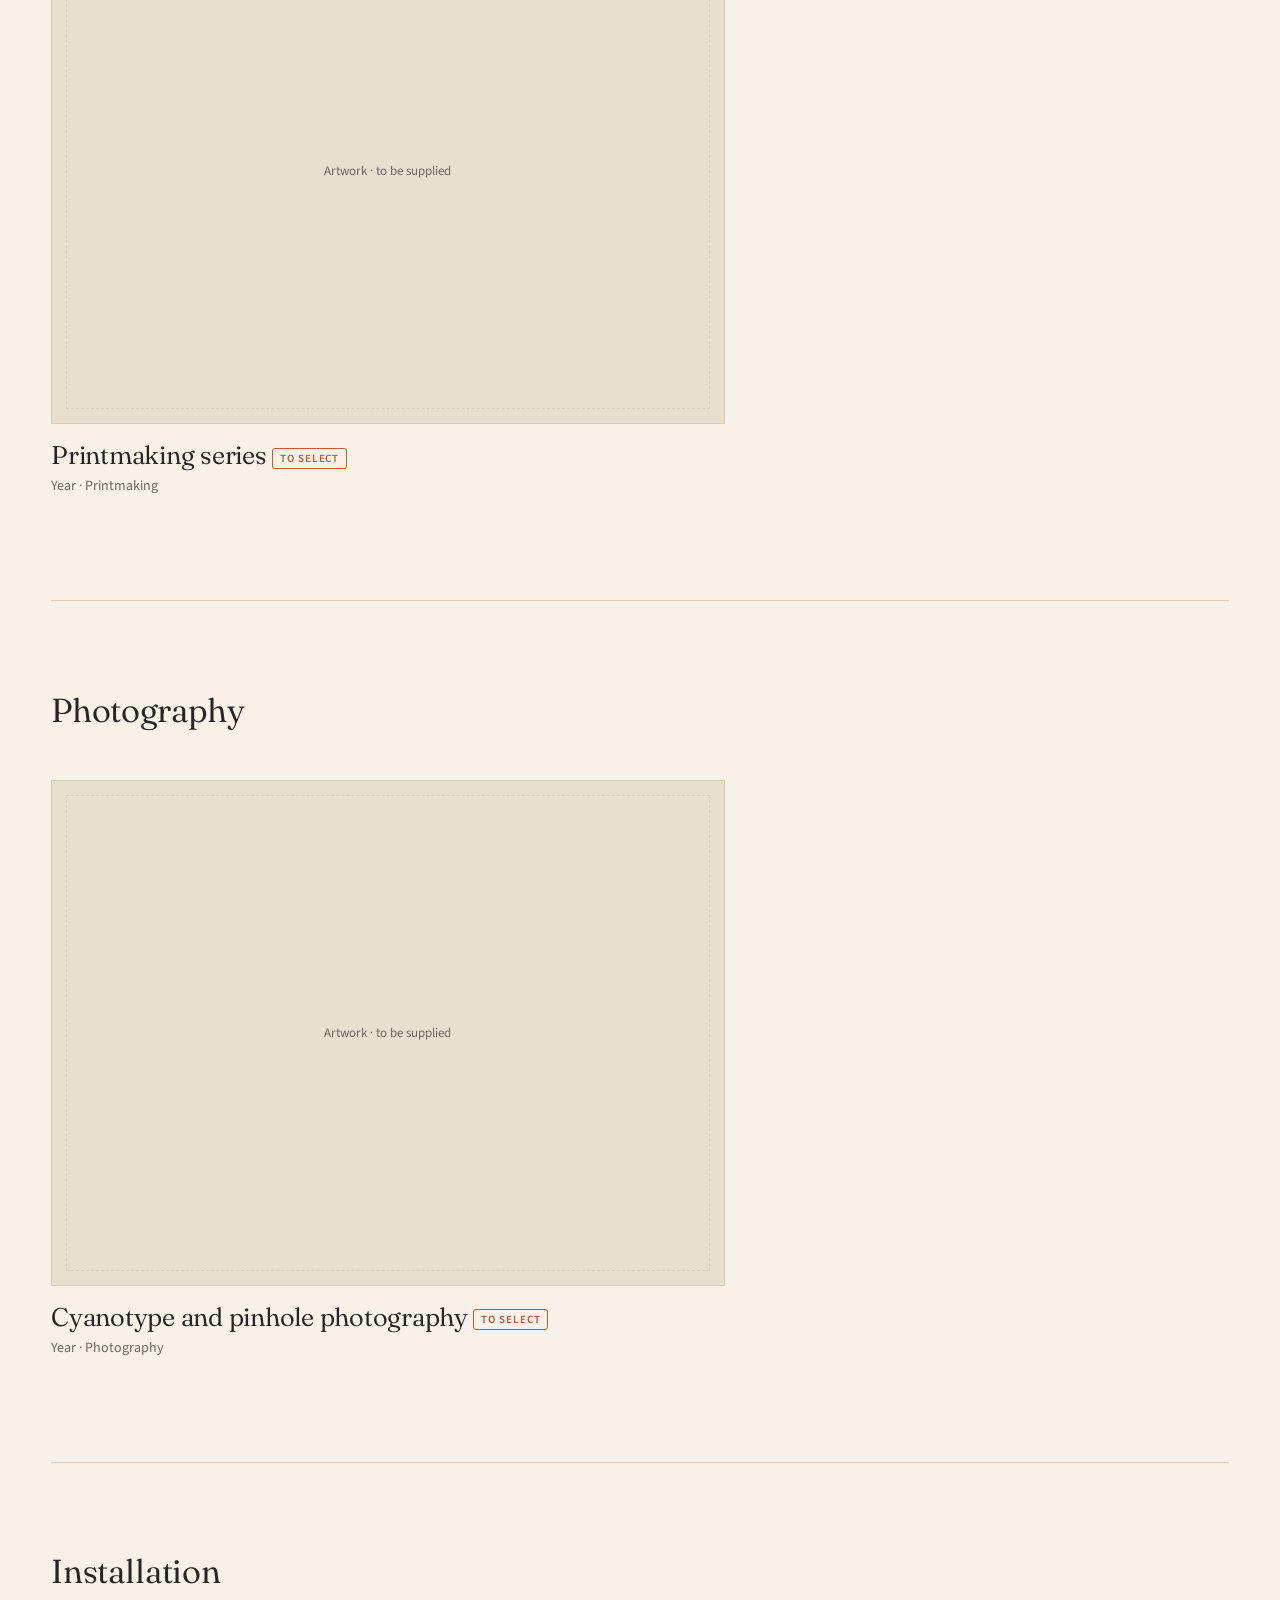
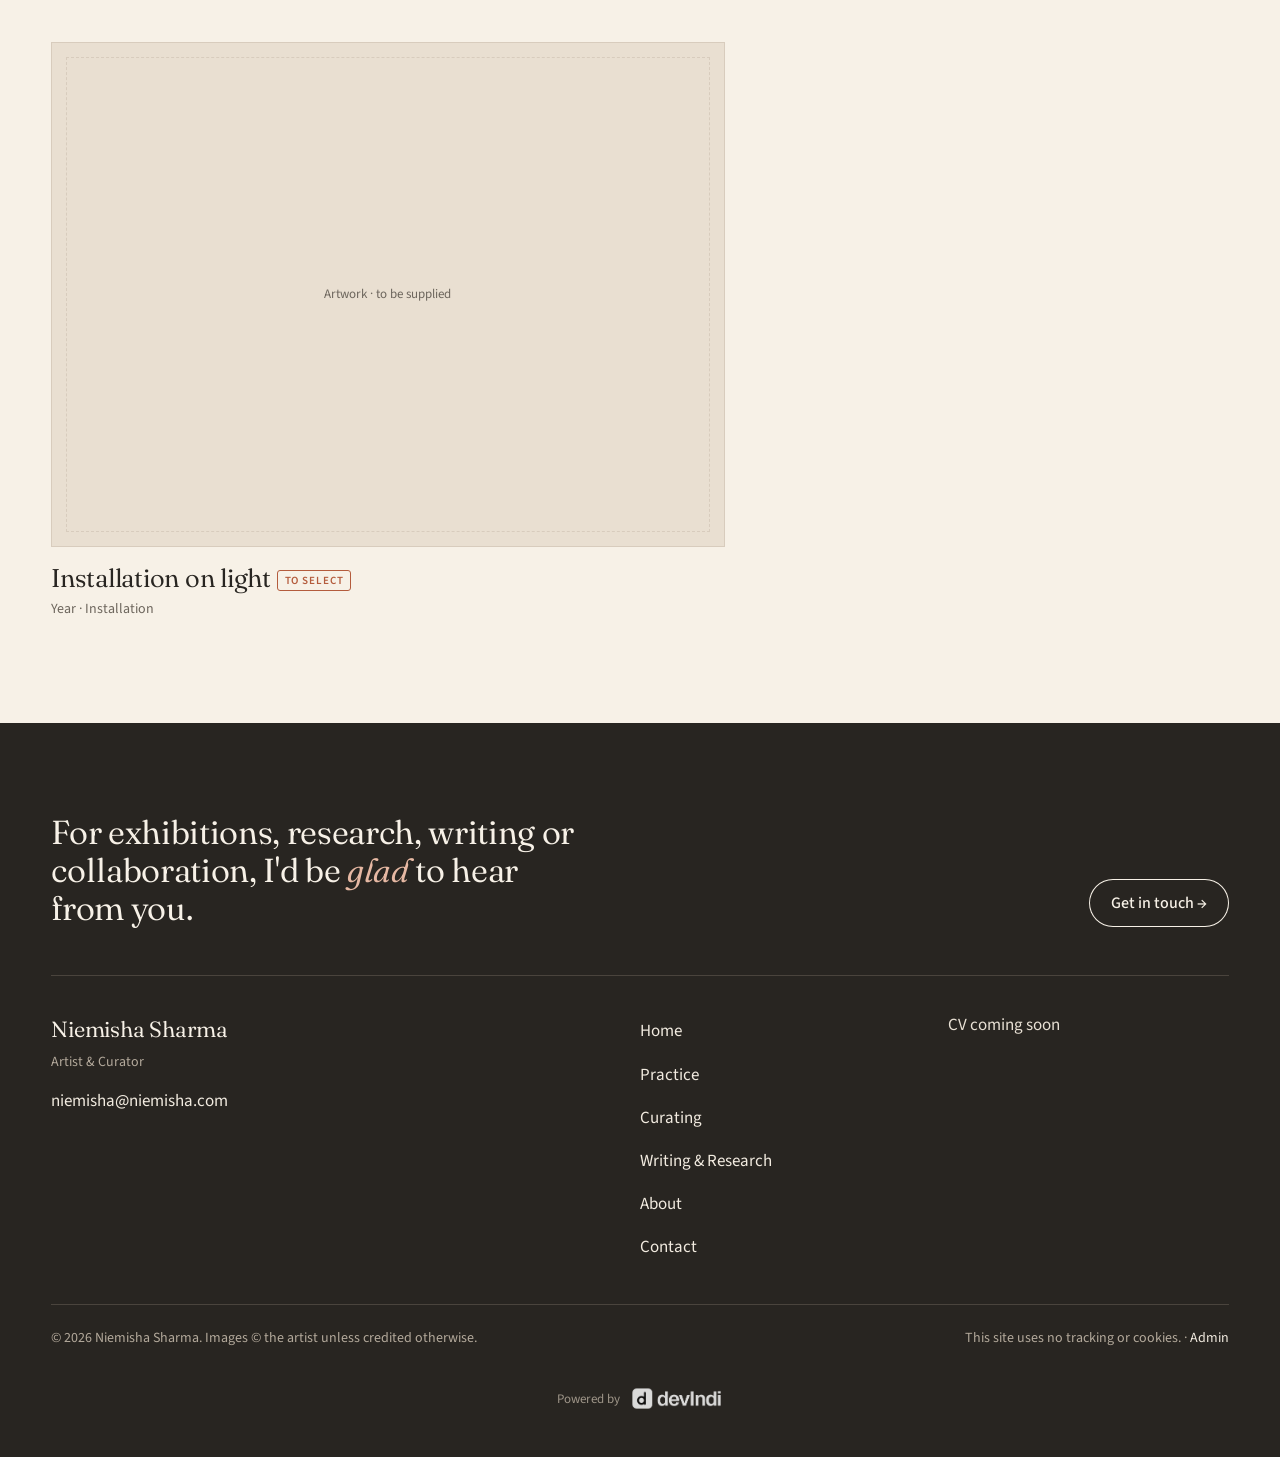
<file: practice.html>
<!DOCTYPE html>
<html lang="en">
<head>
<meta charset="UTF-8">
<meta name="viewport" content="width=device-width, initial-scale=1.0">
<title>Artistic Practice · Niemisha Sharma</title>
<meta name="description" content="Niemisha Sharma is an artist and curator: artistic practice, curatorial inquiry, and visual research.">
<meta property="og:title" content="Artistic Practice · Niemisha Sharma">
<meta property="og:description" content="Niemisha Sharma is an artist and curator: artistic practice, curatorial inquiry, and visual research.">
<meta property="og:type" content="website">
<!-- Remove this line at launch, when the site should show up in search. -->
<meta name="robots" content="noindex, nofollow">
<link rel="icon" type="image/svg+xml" href="assets/favicon.svg">
<link rel="preconnect" href="https://fonts.googleapis.com">
<link rel="preconnect" href="https://fonts.gstatic.com" crossorigin>
<link href="https://fonts.googleapis.com/css2?family=Fraunces:ital,opsz,wght@0,9..144,300..500;1,9..144,300..500&family=Source+Sans+3:ital,wght@0,400;0,500;0,600;1,400&display=swap" rel="stylesheet">
<link rel="stylesheet" href="css/style.css">
</head>
<body data-page="practice">
<div id="head"></div>
<main id="main" class="wrap">
  <section class="page-head">
    <p class="label">Practice</p>
    <h1>Artistic <em>Practice</em></h1>
    <p class="lede" id="intro">An introductory statement of about 80–160 words goes here, written once the work is selected. It should describe current concerns in plain terms rather than claim a fixed, finished practice. <span class="ph-tag">To write</span></p>
  </section>
  <div class="filters" id="filters" role="group" aria-label="Filter by medium"></div>
  <div id="works"></div>
</main>
<div id="foot"></div>
<script src="js/data.js"></script>
<script src="js/config.js"></script>
<script src="js/blocks.js"></script>
<script src="js/store.js"></script>
<script src="js/site.js"></script>
</body>
</html>
</file>
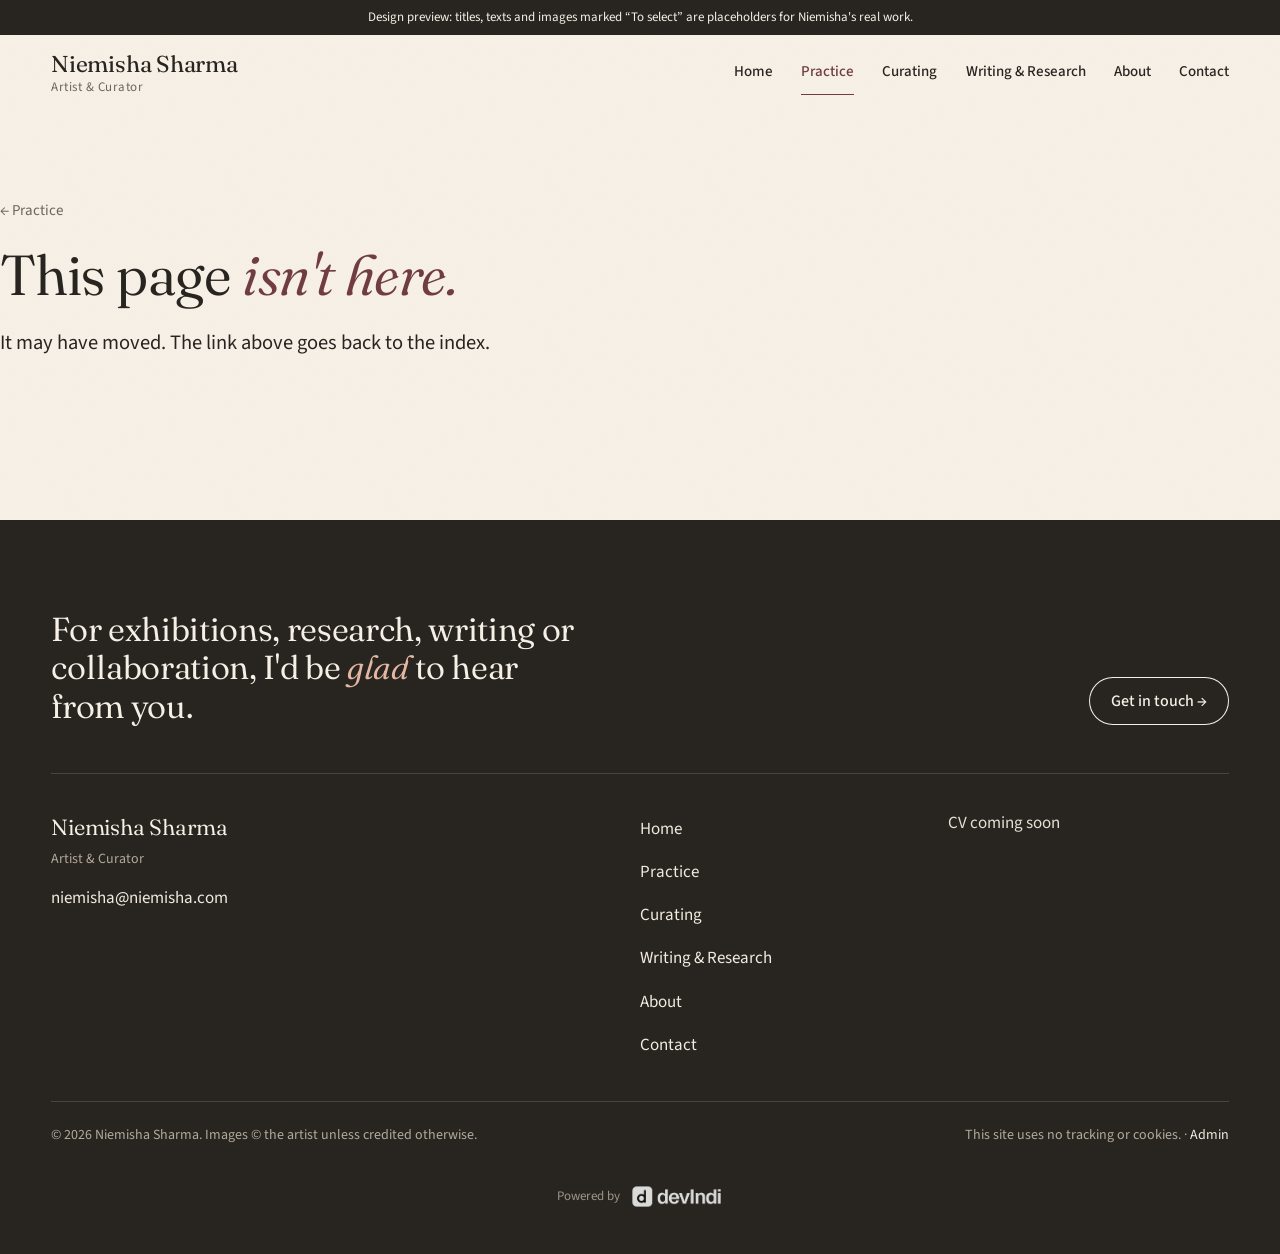
<file: project.html>
<!DOCTYPE html>
<html lang="en">
<head>
<meta charset="UTF-8">
<meta name="viewport" content="width=device-width, initial-scale=1.0">
<title>Artistic Practice · Niemisha Sharma</title>
<meta name="description" content="Niemisha Sharma is an artist and curator: artistic practice, curatorial inquiry, and visual research.">
<meta property="og:title" content="Artistic Practice · Niemisha Sharma">
<meta property="og:description" content="Niemisha Sharma is an artist and curator: artistic practice, curatorial inquiry, and visual research.">
<meta property="og:type" content="website">
<!-- Remove this line at launch, when the site should show up in search. -->
<meta name="robots" content="noindex, nofollow">
<link rel="icon" type="image/svg+xml" href="assets/favicon.svg">
<link rel="preconnect" href="https://fonts.googleapis.com">
<link rel="preconnect" href="https://fonts.gstatic.com" crossorigin>
<link href="https://fonts.googleapis.com/css2?family=Fraunces:ital,opsz,wght@0,9..144,300..500;1,9..144,300..500&family=Source+Sans+3:ital,wght@0,400;0,500;0,600;1,400&display=swap" rel="stylesheet">
<link rel="stylesheet" href="css/style.css">
</head>
<body data-page="project">
<div id="head"></div>
<main id="main"></main>
<div id="foot"></div>
<script src="js/data.js"></script>
<script src="js/config.js"></script>
<script src="js/blocks.js"></script>
<script src="js/store.js"></script>
<script src="js/site.js"></script>
</body>
</html>
</file>
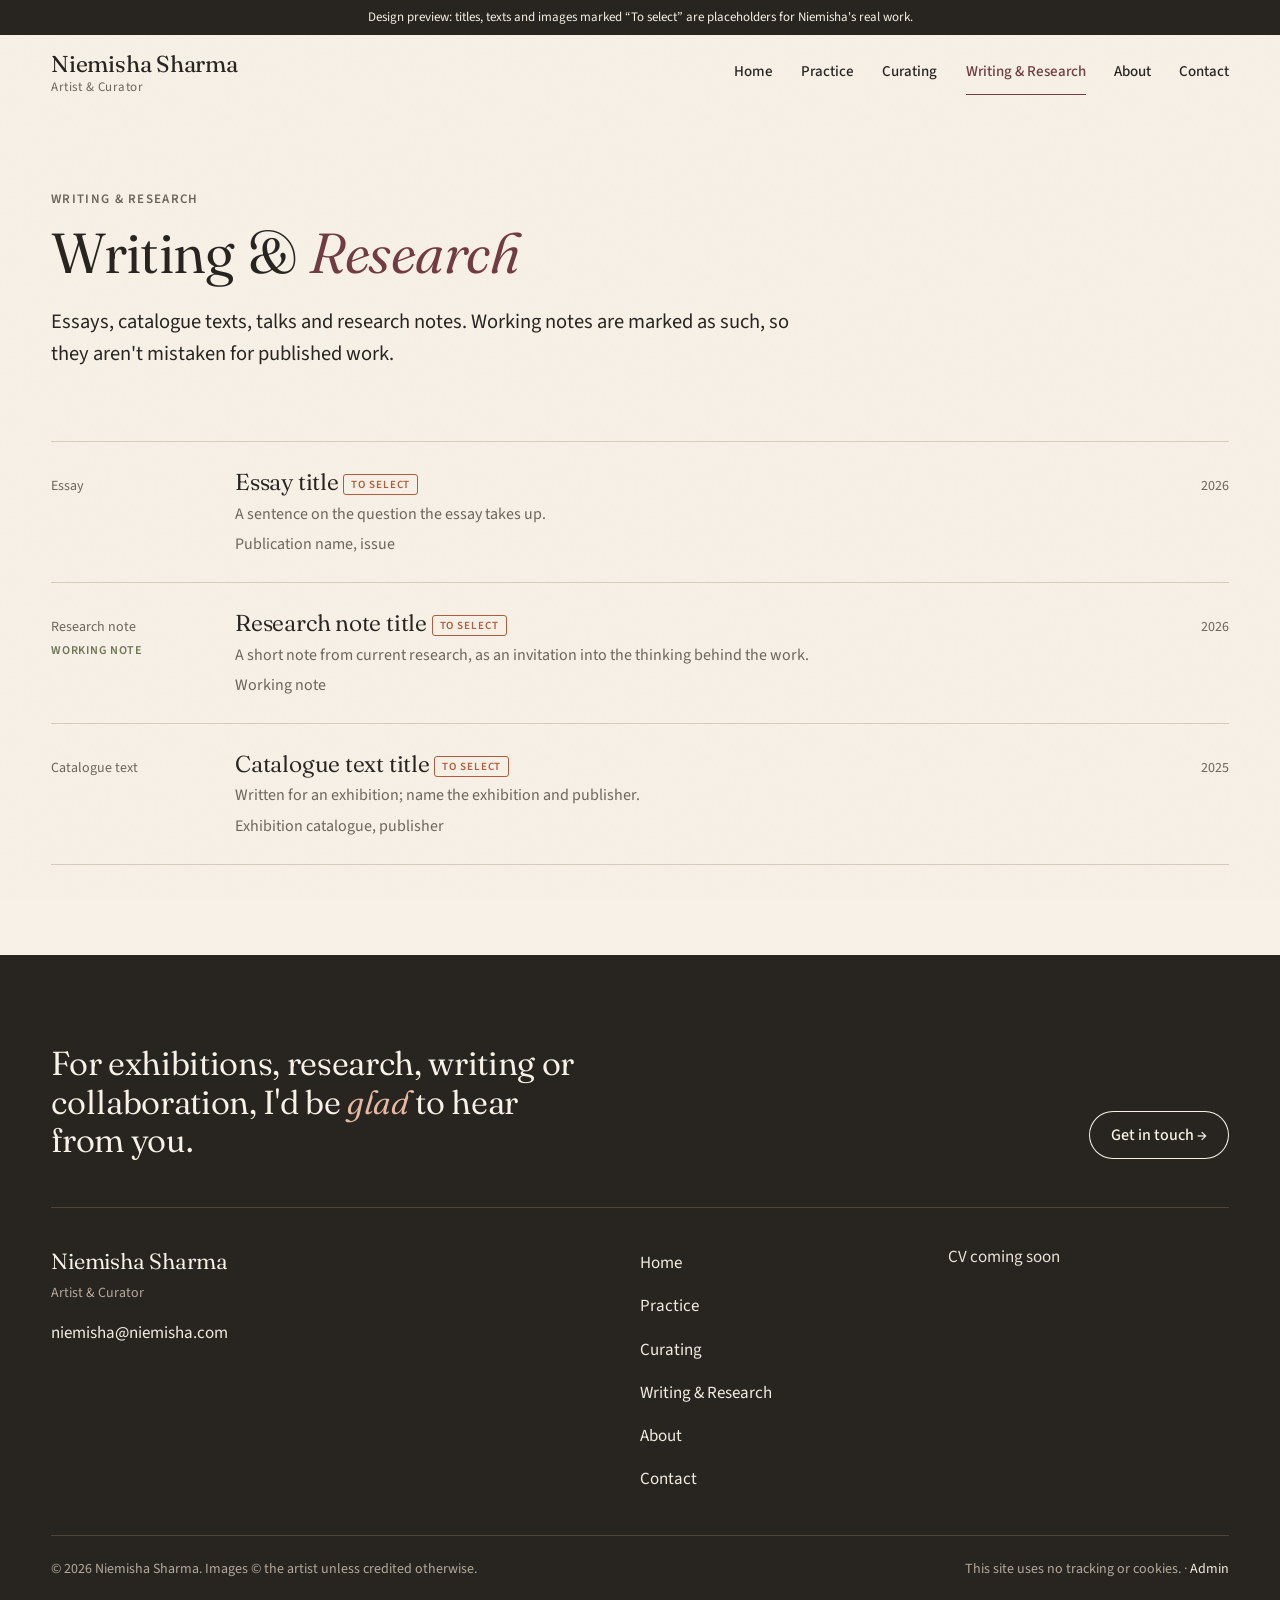
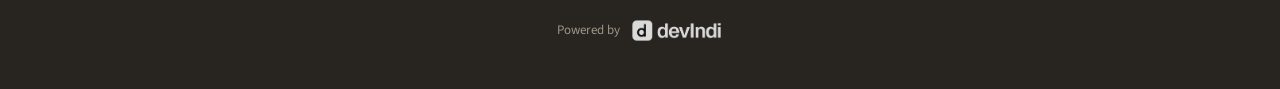
<file: writing.html>
<!DOCTYPE html>
<html lang="en">
<head>
<meta charset="UTF-8">
<meta name="viewport" content="width=device-width, initial-scale=1.0">
<title>Writing &amp; Research · Niemisha Sharma</title>
<meta name="description" content="Niemisha Sharma is an artist and curator: artistic practice, curatorial inquiry, and visual research.">
<meta property="og:title" content="Writing &amp; Research · Niemisha Sharma">
<meta property="og:description" content="Niemisha Sharma is an artist and curator: artistic practice, curatorial inquiry, and visual research.">
<meta property="og:type" content="website">
<!-- Remove this line at launch, when the site should show up in search. -->
<meta name="robots" content="noindex, nofollow">
<link rel="icon" type="image/svg+xml" href="assets/favicon.svg">
<link rel="preconnect" href="https://fonts.googleapis.com">
<link rel="preconnect" href="https://fonts.gstatic.com" crossorigin>
<link href="https://fonts.googleapis.com/css2?family=Fraunces:ital,opsz,wght@0,9..144,300..500;1,9..144,300..500&family=Source+Sans+3:ital,wght@0,400;0,500;0,600;1,400&display=swap" rel="stylesheet">
<link rel="stylesheet" href="css/style.css">
</head>
<body data-page="writing">
<div id="head"></div>
<main id="main" class="wrap">
  <section class="page-head">
    <p class="label">Writing &amp; Research</p>
    <h1>Writing &amp; <em>Research</em></h1>
    <p class="lede" id="intro">Essays, catalogue texts, talks and research notes. Working notes are marked as such, so they aren't mistaken for published work.</p>
  </section>
  <ul class="index" id="entries"></ul>
</main>
<div id="foot"></div>
<script src="js/data.js"></script>
<script src="js/config.js"></script>
<script src="js/blocks.js"></script>
<script src="js/store.js"></script>
<script src="js/site.js"></script>
</body>
</html>
</file>
<file: css/style.css>
/* Niemisha Sharma — Artist & Curator.
   Built to the Website Kickstart Brief: warm, intellectual, editorial, contemporary.
   Everything this site needs lives inside this folder, so it can move to its own repo as-is. */

:root {
  /* Palette (brief §04) */
  --paper: #f7f1e7;        /* main canvas */
  --ink: #282521;          /* primary text */
  --muted: #6d665d;        /* dates, metadata */
  --burgundy: #713c43;     /* primary accent: links, markers, focus */
  --rust: #b45c3d;         /* small highlights, rules */
  --olive: #6f7658;        /* research tags, sparingly */
  --shadow: #e9dfd1;       /* cards, notes, metadata panels */
  --rule: #d8ccbd;         /* hairlines */

  /* Two families only: an editorial serif and a legible sans (brief §04) */
  --serif: "Fraunces", Georgia, serif;
  --sans: "Source Sans 3", system-ui, sans-serif;

  --max: 1360px;
  --gutter: clamp(16px, 4vw, 56px);
  --gap: clamp(48px, 7vw, 112px);   /* major section gap: ~72–120 desktop, 48–72 mobile */
  --t: 220ms;                       /* motion: 150–300ms */
}

* { box-sizing: border-box; }
html { -webkit-text-size-adjust: 100%; scroll-behavior: smooth; }
body {
  margin: 0;
  background: var(--paper);
  color: var(--ink);
  font: 400 17px/1.6 var(--sans);
  overflow-x: hidden;
}
/* a faint paper tooth for tactility; never over images' colour */
body::before {
  content: ""; position: fixed; inset: 0; pointer-events: none; z-index: 100;
  opacity: .22; mix-blend-mode: multiply;
  background-image: url("data:image/svg+xml,%3Csvg xmlns='http://www.w3.org/2000/svg' width='160' height='160'%3E%3Cfilter id='n'%3E%3CfeTurbulence type='fractalNoise' baseFrequency='.85' numOctaves='2' stitchTiles='stitch'/%3E%3CfeColorMatrix values='0 0 0 0 .4 0 0 0 0 .34 0 0 0 0 .28 0 0 0 .16 0'/%3E%3C/filter%3E%3Crect width='100%25' height='100%25' filter='url(%23n)'/%3E%3C/svg%3E");
}

a { color: var(--burgundy); text-decoration-thickness: 1px; text-underline-offset: 3px; transition: color var(--t); }
a:hover { color: var(--rust); }
img { display: block; max-width: 100%; height: auto; }
::selection { background: var(--shadow); }
:focus-visible { outline: 2px solid var(--burgundy); outline-offset: 3px; border-radius: 2px; }
.skip { position: absolute; left: -9999px; top: 8px; background: var(--ink); color: var(--paper); padding: 10px 16px; z-index: 200; }
.skip:focus { left: 8px; }

.wrap { max-width: var(--max); margin: 0 auto; padding: 0 var(--gutter); }

/* ---------- type scale (brief §04) ---------- */
h1, h2, h3, .serif {
  font-family: var(--serif);
  font-weight: 360;
  font-optical-sizing: auto;
  letter-spacing: -.01em;
  margin: 0;
}
.hero-title { font-size: clamp(42px, 5.4vw, 76px); line-height: 1.02; }
h1 { font-size: clamp(36px, 4.4vw, 60px); line-height: 1.08; }
h2 { font-size: clamp(26px, 2.6vw, 36px); line-height: 1.15; }
h3 { font-size: clamp(21px, 2vw, 28px); line-height: 1.18; }
h1 em, h2 em, .hero-title em { font-style: italic; color: var(--burgundy); }

.label { font-size: 13px; letter-spacing: .1em; text-transform: uppercase; color: var(--muted); margin: 0 0 14px; font-weight: 600; }
.label .n { color: var(--rust); margin-right: 10px; }
.meta { font-size: 14px; line-height: 1.45; color: var(--muted); }
.note { font-style: italic; color: var(--muted); }
.lede { font-size: clamp(18px, 1.6vw, 21px); line-height: 1.55; color: var(--ink); max-width: 38em; }
.measure { max-width: 38em; }   /* ~60–80 characters */

/* ---------- placeholder marking ---------- */
.ph-tag {
  display: inline-block; font: 600 11px/1 var(--sans); letter-spacing: .08em; text-transform: uppercase;
  color: var(--rust); border: 1px solid currentColor; padding: 4px 7px; border-radius: 3px; vertical-align: middle;
}
.draft-bar { background: var(--ink); color: var(--paper); font-size: 13px; text-align: center; padding: 7px var(--gutter); }

/* image slot: a real image, or a quiet labelled placeholder (never generated art) */
.img { position: relative; background: var(--shadow); overflow: hidden; }
.img img { width: 100%; height: 100%; object-fit: cover; transition: transform 300ms ease; }
.img.empty { display: grid; place-items: center; border: 1px solid var(--rule); }
.img.empty span { font-size: 13px; color: var(--muted); text-align: center; padding: 16px; max-width: 22em; }
.img.empty::before { content: ""; position: absolute; inset: 14px; border: 1px dashed var(--rule); pointer-events: none; }
a:hover .img img { transform: scale(1.025); }
figure { margin: 0; }
figcaption { margin-top: 10px; font-size: 14px; color: var(--muted); line-height: 1.45; }
figcaption b { color: var(--ink); font-weight: 600; }

/* ---------- header ---------- */
.site-head { position: sticky; top: 0; z-index: 50; background: var(--paper); border-bottom: 1px solid transparent; transition: border-color var(--t); }
.site-head.scrolled { border-color: var(--rule); }
.site-head .wrap { display: flex; align-items: center; justify-content: space-between; gap: 20px; min-height: 76px; }
.mark { text-decoration: none; color: var(--ink); display: grid; line-height: 1.1; padding: 6px 0; }
.mark:hover { color: var(--ink); }
.mark b { font-family: var(--serif); font-weight: 400; font-size: 23px; letter-spacing: -.01em; }
.mark small { font-size: 13px; color: var(--muted); letter-spacing: .04em; margin-top: 3px; }
.nav { display: flex; gap: clamp(16px, 2.2vw, 32px); }
.nav a { color: var(--ink); text-decoration: none; font-size: 15px; font-weight: 500; padding: 10px 0; border-bottom: 1.5px solid transparent; transition: border-color var(--t), color var(--t); }
.nav a:hover { color: var(--burgundy); }
.nav a[aria-current="page"] { border-color: var(--burgundy); color: var(--burgundy); }
.menu-btn { display: none; font: 500 15px var(--sans); color: var(--ink); background: none; border: 1px solid var(--rule); border-radius: 999px; padding: 0 18px; min-height: 44px; cursor: pointer; }

/* ---------- buttons / links ---------- */
.actions { display: flex; flex-wrap: wrap; gap: 12px; }
.btn {
  display: inline-flex; align-items: center; gap: 10px; min-height: 48px; padding: 0 22px;
  border-radius: 999px; background: var(--ink); color: var(--paper); text-decoration: none; font: 500 16px var(--sans);
  border: 0; cursor: pointer; transition: background var(--t), color var(--t);
}
.btn:hover { background: var(--burgundy); color: var(--paper); }
.btn.line { background: transparent; color: var(--ink); box-shadow: inset 0 0 0 1px var(--ink); }
.btn.line:hover { background: var(--ink); color: var(--paper); }
.more { font-weight: 500; text-decoration: none; border-bottom: 1px solid var(--rust); padding-bottom: 2px; color: var(--ink); white-space: nowrap; }
.more:hover { color: var(--burgundy); }

/* ---------- sections ---------- */
.section { padding: var(--gap) 0; }
.section + .section { border-top: 1px solid var(--rule); }
.section.panel { background: var(--shadow); border-top: 0; }
.section.panel + .section { border-top: 0; }
.head-row { display: flex; justify-content: space-between; align-items: end; gap: 20px; flex-wrap: wrap; margin-bottom: clamp(28px, 4vw, 52px); }
.page-head { padding: clamp(40px, 6vw, 88px) 0 clamp(32px, 4vw, 56px); }
.page-head .lede { margin-top: 22px; }
.crumb { display: inline-flex; align-items: center; min-height: 44px; margin-bottom: 12px; font-size: 15px; text-decoration: none; color: var(--muted); }
.crumb:hover { color: var(--burgundy); }

/* ---------- hero ---------- */
.hero { padding: clamp(36px, 6vw, 88px) 0 var(--gap); }
.hero .wrap { display: grid; grid-template-columns: 5fr 7fr; gap: clamp(28px, 5vw, 80px); align-items: end; }
.hero .label { margin-bottom: 22px; }
.hero .lede { margin: 26px 0 34px; color: var(--muted); }
.hero .img { aspect-ratio: 4 / 3; }

/* ---------- practice: varied-scale editorial grid ---------- */
.works { display: grid; grid-template-columns: repeat(12, 1fr); gap: clamp(32px, 4vw, 56px) clamp(16px, 2.5vw, 40px); }
.work { grid-column: span 4; text-decoration: none; color: var(--ink); }
.work:hover { color: var(--ink); }
.work .img { aspect-ratio: 4 / 5; }
.work.lg { grid-column: span 7; }
.work.lg .img { aspect-ratio: 4 / 3; }
.work.md { grid-column: span 5; }
.work.md .img { aspect-ratio: 4 / 5; }
.work.offset { margin-top: clamp(0px, 6vw, 96px); }
.work .info { margin-top: 16px; }
.work h3 { transition: color var(--t); }
.work:hover h3 { color: var(--burgundy); }
.work .meta { margin-top: 6px; }

.filters { display: flex; flex-wrap: wrap; gap: 8px; margin-bottom: clamp(32px, 4vw, 52px); }
.filter { font: 500 15px var(--sans); min-height: 44px; padding: 0 18px; border-radius: 999px; border: 1px solid var(--rule); background: transparent; color: var(--ink); cursor: pointer; transition: border-color var(--t), background var(--t), color var(--t); }
.filter:hover { border-color: var(--ink); }
.filter[aria-pressed="true"] { background: var(--ink); color: var(--paper); border-color: var(--ink); }

/* ---------- curating: editorial features ---------- */
.features { display: grid; gap: clamp(48px, 6vw, 88px); }
.feature { display: grid; grid-template-columns: 7fr 5fr; gap: clamp(24px, 4vw, 64px); align-items: center; text-decoration: none; color: var(--ink); }
.feature:hover { color: var(--ink); }
.feature:nth-child(even) { grid-template-columns: 5fr 7fr; }
.feature:nth-child(even) .img { order: 2; }
.feature .img { aspect-ratio: 3 / 2; }
.feature:hover h3 { color: var(--burgundy); }
.feature p { margin: 14px 0 18px; }
.facts { display: grid; grid-template-columns: auto 1fr; gap: 6px 18px; margin: 16px 0 0; font-size: 14px; }
.facts dt { color: var(--muted); }
.facts dd { margin: 0; }

/* ---------- research note (home §4) ---------- */
.inquiry { display: grid; grid-template-columns: 4fr 8fr; gap: clamp(24px, 4vw, 64px); align-items: start; }
.inquiry blockquote { margin: 0; font-family: var(--serif); font-weight: 340; font-size: clamp(26px, 3vw, 40px); line-height: 1.22; }
.inquiry blockquote::before { content: "“"; color: var(--rust); }
.inquiry blockquote::after { content: "”"; color: var(--rust); }

/* ---------- writing index ---------- */
.index { list-style: none; margin: 0; padding: 0; border-top: 1px solid var(--rule); }
.index li { border-bottom: 1px solid var(--rule); }
.index a { display: grid; grid-template-columns: 160px 1fr 140px; gap: 24px; padding: 26px 0; text-decoration: none; color: var(--ink); align-items: baseline; }
.index a:hover h3 { color: var(--burgundy); }
.index h3 { font-size: clamp(20px, 1.8vw, 25px); transition: color var(--t); }
.index p { margin: 6px 0 0; color: var(--muted); font-size: 16px; }
.index .type { font-size: 14px; color: var(--muted); }
.index .yr { font-size: 14px; color: var(--muted); text-align: right; }
.tag { display: inline-block; font-size: 12px; font-weight: 600; letter-spacing: .06em; text-transform: uppercase; color: var(--olive); }
.tag.draft { color: var(--rust); }

/* ---------- detail pages ---------- */
.detail-head { display: grid; grid-template-columns: 7fr 5fr; gap: clamp(24px, 5vw, 80px); align-items: end; padding-bottom: clamp(28px, 4vw, 48px); }
.metablock { background: var(--shadow); padding: clamp(20px, 2.4vw, 32px); border-radius: 4px; }
.metablock dl { display: grid; grid-template-columns: auto 1fr; gap: 10px 20px; margin: 0; font-size: 15px; }
.metablock dt { color: var(--muted); }
.metablock dd { margin: 0; }
.lead .img { aspect-ratio: 16 / 9; }
.sequence { display: grid; grid-template-columns: repeat(12, 1fr); gap: clamp(28px, 4vw, 56px) clamp(16px, 2.5vw, 40px); margin-top: clamp(40px, 5vw, 72px); }
.sequence figure { grid-column: span 6; }
.sequence figure:nth-child(3n+1) { grid-column: 2 / span 7; }
.sequence figure:nth-child(3n+3) { grid-column: 7 / span 6; }
.sequence .img { aspect-ratio: 4 / 3; }
.reading { display: grid; grid-template-columns: 4fr 8fr; gap: clamp(24px, 5vw, 80px); padding: var(--gap) 0 0; }
.prose { max-width: 38em; font-size: 18px; line-height: 1.7; }
.prose p { margin: 0 0 1.15em; }
.prose h2 { margin: 1.6em 0 .6em; }
.credits { font-size: 14px; color: var(--muted); }
.credits li { margin-bottom: 4px; }
.related { padding: var(--gap) 0; margin-top: var(--gap); border-top: 1px solid var(--rule); }

/* ---------- about ---------- */
.about-grid { display: grid; grid-template-columns: 5fr 7fr; gap: clamp(28px, 5vw, 80px); align-items: start; }
.about-grid .img { aspect-ratio: 4 / 5; }
.two { display: grid; grid-template-columns: 1fr 1fr; gap: clamp(28px, 5vw, 80px); }
.cv-list { list-style: none; padding: 0; margin: 0; border-top: 1px solid var(--rule); }
.cv-list li { display: grid; grid-template-columns: 110px 1fr; gap: 16px; padding: 14px 0; border-bottom: 1px solid var(--rule); font-size: 16px; }
.cv-list .yr { color: var(--muted); }

/* ---------- contact ---------- */
.contact-grid { display: grid; grid-template-columns: 5fr 7fr; gap: clamp(28px, 5vw, 80px); align-items: start; }
.email { font-family: var(--serif); font-size: clamp(24px, 3vw, 38px); color: var(--ink); text-decoration: none; border-bottom: 1px solid var(--rust); word-break: break-word; }
.email:hover { color: var(--burgundy); }
.form { display: grid; gap: 18px; }
.form .row { display: grid; grid-template-columns: 1fr 1fr; gap: 18px; }
.form label { display: grid; gap: 6px; font-size: 15px; font-weight: 500; }
.form input, .form select, .form textarea {
  font: 400 17px var(--sans); color: var(--ink); background: #fbf7f0;
  border: 1px solid var(--rule); border-radius: 4px; padding: 12px 14px; min-height: 48px; width: 100%;
}
.form textarea { resize: vertical; min-height: 160px; }
.form input:focus, .form select:focus, .form textarea:focus { outline: 2px solid var(--burgundy); outline-offset: 1px; border-color: var(--burgundy); }
.form .err { color: #8f2f2a; font-size: 14px; min-height: 1.2em; }
.form [aria-invalid="true"] { border-color: #8f2f2a; }
.status { padding: 14px 16px; border-radius: 4px; font-size: 15px; display: none; }
.status.show { display: block; }
.status.ok { background: #e6e8dc; color: #3f4532; }
.status.bad { background: #f3dcd6; color: #7a2b24; }
.hp { position: absolute; left: -9999px; }

/* ---------- footer ---------- */
.site-foot { background: var(--ink); color: #e9e1d5; padding: var(--gap) 0 36px; margin-top: var(--gap); }
.site-foot a { color: #f2ebe0; text-decoration: none; }
.site-foot a:hover { color: #e6b8a3; }
.invite { display: flex; justify-content: space-between; align-items: end; gap: 28px; flex-wrap: wrap; padding-bottom: 48px; border-bottom: 1px solid #4a443d; }
.invite h2 { color: #f7f1e7; max-width: 16em; }
.invite h2 em { color: #e6b8a3; }
.foot-grid { display: grid; grid-template-columns: 2fr 1fr 1fr; gap: 28px; padding: 36px 0; }
.foot-grid ul { list-style: none; margin: 0; padding: 0; display: grid; gap: 4px; }
.foot-grid ul a { display: inline-block; padding: 6px 0; }
.foot-grid .meta, .foot-small { color: #b3a99b; }
.foot-small { font-size: 14px; display: flex; justify-content: space-between; gap: 16px; flex-wrap: wrap; border-top: 1px solid #4a443d; padding-top: 22px; }
.powered { display: flex; justify-content: center; margin-top: 28px; }
.powered a { display: inline-flex; align-items: center; gap: 10px; min-height: 44px; padding: 0 6px; font-size: 13px; color: #b3a99b; opacity: .85; transition: opacity var(--t); }
.powered a:hover { opacity: 1; color: #b3a99b; }
.powered img { height: 25px; width: auto; }

/* ---------- reveal (subtle; content never depends on it) ---------- */
.js .reveal { opacity: 0; transform: translateY(10px); transition: opacity 300ms ease, transform 300ms ease; }
.js .reveal.in { opacity: 1; transform: none; }
@media (prefers-reduced-motion: reduce) {
  html { scroll-behavior: auto; }
  *, *::before, *::after { transition: none !important; animation: none !important; }
  .js .reveal { opacity: 1; transform: none; }
}

/* ---------- tablet ---------- */
@media (max-width: 1024px) {
  .work, .work.md { grid-column: span 6; }
  .work.lg { grid-column: span 12; }
  .work.offset { margin-top: 0; }
  .index a { grid-template-columns: 130px 1fr 90px; }
  .foot-grid { grid-template-columns: 1fr 1fr; }
}

/* ---------- mobile ---------- */
@media (max-width: 820px) {
  .menu-btn { display: inline-flex; align-items: center; }
  .nav { display: none; position: absolute; top: 100%; left: 0; right: 0; flex-direction: column; gap: 0; background: var(--paper); border-bottom: 1px solid var(--rule); padding: 8px var(--gutter) 20px; }
  .nav.open { display: flex; }
  .nav a { padding: 12px 0; font-size: 17px; border-bottom: 1px solid var(--rule); }
  .nav a[aria-current="page"] { border-bottom-color: var(--rule); }
  .hero .wrap, .feature, .feature:nth-child(even), .inquiry, .detail-head, .reading, .about-grid, .two, .contact-grid { grid-template-columns: 1fr; }
  .feature:nth-child(even) .img { order: 0; }
  .sequence figure, .sequence figure:nth-child(3n+1), .sequence figure:nth-child(3n+3) { grid-column: 1 / -1; }
  .index a { grid-template-columns: 1fr; gap: 4px; }
  .index .yr { text-align: left; }
  .form .row { grid-template-columns: 1fr; }
}
@media (max-width: 560px) {
  body { font-size: 16px; }
  .site-head .wrap { min-height: 64px; }
  .mark b { font-size: 20px; }
  .work, .work.md, .work.lg { grid-column: 1 / -1; }
  .foot-grid { grid-template-columns: 1fr; }
  .cv-list li { grid-template-columns: 1fr; gap: 2px; }
}

/* ---------- gallery sections (Practice) ---------- */
.work-section + .work-section { margin-top: var(--gap); padding-top: var(--gap); border-top: 1px solid var(--rule); }

/* ---------- journal entry: centred reading column so images can break out ---------- */
.entry { max-width: 44rem; margin: 0 auto; }
.entry .prose { max-width: none; }
.entry-cover { margin-bottom: clamp(32px, 4vw, 56px); }

/* ---------- editor blocks ---------- */
.blocks { display: flow-root; }
.blocks > * + * { margin-top: 1.15em; }
.blocks p { margin: 0; }
.blocks .b-head { margin-top: 1.6em; }
.blocks .b-head + * { margin-top: .7em; }
.blocks figure { margin: 1.8em 0; }
.blocks figure img { width: 100%; height: auto; }
.blocks figcaption { margin-top: 10px; }
.b-img.size-left, .b-img.size-right { width: 46%; margin-top: .35em; margin-bottom: 1em; }
.b-img.size-left { float: left; margin-right: 1.6em; }
.b-img.size-right { float: right; margin-left: 1.6em; }
/* wide and full break out of the reading column, centred on it */
.b-img.size-wide, .b-img.size-full { position: relative; left: 50%; transform: translateX(-50%); max-width: none; }
.b-img.size-wide { width: min(62rem, calc(100vw - 2 * var(--gutter))); }
.b-img.size-full { width: calc(min(var(--max), 100vw) - 2 * var(--gutter)); }
/* inside the narrower side-by-side layouts, keep every image within its column */
.reading .b-img.size-wide, .reading .b-img.size-full { left: auto; transform: none; width: 100%; }
.b-gallery { display: grid; gap: clamp(10px, 1.5vw, 18px); margin: 1.8em 0; clear: both; }
.b-gallery.cols-2 { grid-template-columns: 1fr 1fr; }
.b-gallery.cols-3 { grid-template-columns: repeat(3, 1fr); }
.b-gallery figure { margin: 0; }
.b-gallery img { aspect-ratio: 4 / 5; object-fit: cover; }
.b-quote { margin: 2em 0; padding-left: 1.2em; border-left: 2px solid var(--rust); clear: both; }
.b-quote p { font-family: var(--serif); font-size: 1.35em; line-height: 1.35; }
.b-quote cite { display: block; margin-top: 10px; font-style: normal; font-size: 14px; color: var(--muted); }
.b-rule { border: 0; border-top: 1px solid var(--rule); margin: 2.4em 0; clear: both; }
@media (max-width: 640px) {
  .b-img.size-left, .b-img.size-right { float: none; width: 100%; margin: 1.8em 0; }
  .b-gallery.cols-3 { grid-template-columns: 1fr 1fr; }
}
</file>
